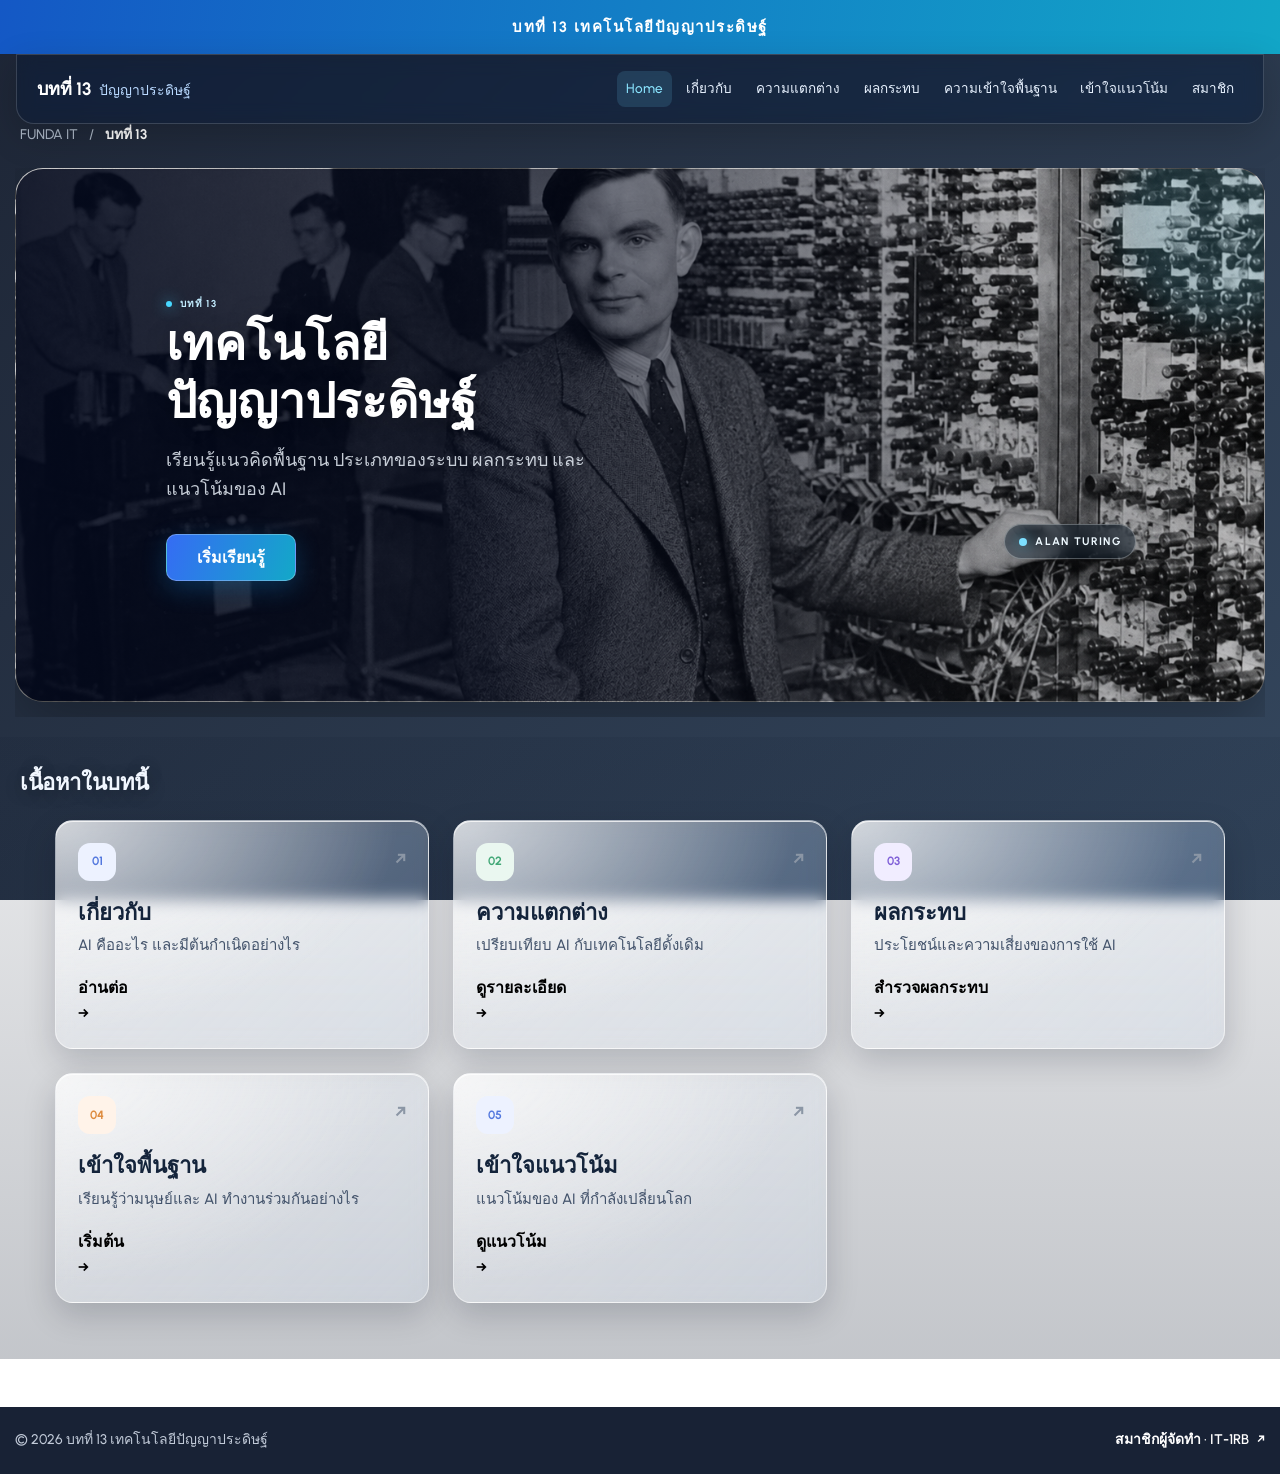
<file: index.html>
<!DOCTYPE html>
<html lang="th">
<head>
    <meta charset="UTF-8">
    <meta name="viewport" content="width=device-width, initial-scale=1.0">
    <title>เทคโนโลยีปัญญาประดิษฐ์ | บทที่ 13</title>
    <meta name="description" content="บทเรียนเทคโนโลยีปัญญาประดิษฐ์ สำหรับการเรียนรู้แนวคิดพื้นฐาน ผลกระทบ และแนวโน้มของ AI">
    <link rel="stylesheet" href="style.css">
    <link rel="preconnect" href="https://fonts.googleapis.com">
    <link rel="preconnect" href="https://fonts.gstatic.com" crossorigin>
    <link href="https://fonts.googleapis.com/css2?family=Urbanist:wght@400;500;600;700;800&display=swap" rel="stylesheet">
</head>
<body>
    <header class="header">
        <div class="alert">
            <div class="container">
                <p class="alert-text">บทที่ 13 เทคโนโลยีปัญญาประดิษฐ์</p>
            </div>
        </div>

        <div class="header-top">
            <div class="container">
                <a class="site-brand" href="index.html">บทที่ 13 <span>ปัญญาประดิษฐ์</span></a>
            </div>
            <div class="site-navigation">
                <input class="navigation-toggle" type="checkbox" id="navigation-toggle">
                <label class="navigation-toggle-label" for="navigation-toggle">
                    <span>เมนู</span>
                    <span class="hamburger-icon" aria-hidden="true"><span></span><span></span><span></span></span>
                </label>
                <nav class="navbar" aria-label="Primary navigation">
                <ul class="navbar-list">
                    <li><a href="index.html" class="navbar-link has-after" aria-current="page">Home</a></li>
                    <li><a href="about.html" class="navbar-link has-after">เกี่ยวกับ</a></li>
                    <li><a href="contrast.html" class="navbar-link has-after">ความแตกต่าง</a></li>
                    <li><a href="effect.html" class="navbar-link has-after">ผลกระทบ</a></li>
                    <li><a href="basic.html" class="navbar-link has-after">ความเข้าใจพื้นฐาน</a></li>
                    <li><a href="trend.html" class="navbar-link has-after">เข้าใจแนวโน้ม</a></li>
                    <li><a href="credit.html" class="navbar-link has-after">สมาชิก</a></li>
                </ul>
                </nav>
            </div>
        </div>
    </header>


    <main>
        <article>
            <div class="breadcrumb" aria-label="Breadcrumb">
                <span>FUNDA IT</span>
                <span aria-hidden="true">/</span>
                <strong>บทที่ 13</strong>
            </div>

            <section class="section hero" id="home" aria-label="Hero section">
                <div class="container">
                    <ul class="has-scrollbar">
                        <li class="scrollbar-item">
                            <div class="hero-card has-bg-image" style="background-image: url(images/ไค.png);">
                                
                                <div class="card-content">
                                    
                                    <span class="eyebrow"><span class="eyebrow-dot"></span> บทที่ 13</span>
                                    <h1 class="h1 hero-title">เทคโนโลยี <br> ปัญญาประดิษฐ์</h1>
                                    <p class="hero-text">เรียนรู้แนวคิดพื้นฐาน ประเภทของระบบ ผลกระทบ และแนวโน้มของ AI</p>
                                    
                                    <a href="about.html" class="btn btn-primary">เริ่มเรียนรู้</a>
                                    <p class="name">Alan Turing</p>
                                </div>
                                
                            </div>
                        </li>
                    </ul>
                </div>
            </section>

            <section class="section collection" id="collection" aria-label="Collection section">
                <div class="section-heading">
                    <div>
                        <h2 id="units-title">เนื้อหาในบทนี้</h2>
                    </div>
                </div>
                <div class="container">
                    <ul class="collection-list">
                        
                        <li>
                            <a href="about.html" class="btn-link">
                            <div class="collection-card has-before hover:shine">
                                
                                <div class="full-page">
                                    <span class="collection-number number-blue">01</span>
                                    <span class="collection-arrow" aria-hidden="true">↗</span>
                                    <h2 class="h2 card-title">เกี่ยวกับ</h2>
                                    <p class="card-text">AI คืออะไร และมีต้นกำเนิดอย่างไร</p>
                                    
                                        <span class="span">อ่านต่อ</span>
                                        <span aria-hidden="true">→</span>
                                
                                    
                                </div>
                                
                            </div>
                            </a>
                        </li>
                        

                        <li>
                            <a href="contrast.html" class="btn-link">
                            <div class="collection-card has-before hover:shine">
                                <div class="full-page">
                                    
                                    <span class="collection-number number-green">02</span>
                                    <span class="collection-arrow" aria-hidden="true">↗</span>
                                    <h2 class="h2 card-title">ความแตกต่าง</h2>
                                    <p class="card-text">เปรียบเทียบ AI กับเทคโนโลยีดั้งเดิม</p>
                                    
                                        <span class="span">ดูรายละเอียด</span>
                                        <span aria-hidden="true">→</span>
                                    
                                </div>
                            </div>
                            </a>
                        </li>

                        <li>
                            <a href="effect.html" class="btn-link">
                            <div class="collection-card has-before hover:shine">
                                <div class="full-page">
                                    
                                    <span class="collection-number number-purple">03</span>
                                    <span class="collection-arrow" aria-hidden="true">↗</span>
                                    <h2 class="h2 card-title">ผลกระทบ</h2>
                                    <p class="card-text">ประโยชน์และความเสี่ยงของการใช้ AI</p>
                                    
                                        <span class="span">สำรวจผลกระทบ</span>
                                        <span aria-hidden="true">→</span>
                                    
                                </div>
                            </div>
                            </a>
                        </li>

                        <li>
                            <a href="basic.html" class="btn-link">
                            <div class="collection-card has-before hover:shine">
                                <div class="full-page">
                                    
                                    <span class="collection-number number-orange">04</span>
                                    <span class="collection-arrow" aria-hidden="true">↗</span>
                                    <h2 class="h2 card-title">เข้าใจพื้นฐาน</h2>
                                    <p class="card-text">เรียนรู้ว่ามนุษย์และ AI ทำงานร่วมกันอย่างไร</p>
                                    
                                        <span class="span">เริ่มต้น</span>
                                        <span aria-hidden="true">→</span>
                                    
                                </div>
                            </div>
                            </a>
                        </li>

                        <li>
                            <a href="trend.html" class="btn-link">
                            <div class="collection-card has-before hover:shine">
                                <div class="full-page">
                                    
                                    <span class="collection-number number-blue">05</span>
                                    <span class="collection-arrow" aria-hidden="true">↗</span>
                                    <h2 class="h2 card-title">เข้าใจแนวโน้ม</h2>
                                    <p class="card-text">แนวโน้มของ AI ที่กำลังเปลี่ยนโลก</p>
                                    
                                        <span class="span">ดูแนวโน้ม</span>
                                        <span aria-hidden="true">→</span>
                                    
                                </div>
                            </div>
                            </a>
                        </li>
                    </ul>
                </div>

            </section>
        </article>
    </main>

    <footer class="site-footer">
        <div class="container">
            <p>© 2026 บทที่ 13 เทคโนโลยีปัญญาประดิษฐ์</p>
            <a href="credit.html">
                <span>สมาชิกผู้จัดทำ · IT-1RB</span>
                <span aria-hidden="true">↗</span>
            </a>
        </div>
    </footer>

</body>
</html>
</file>
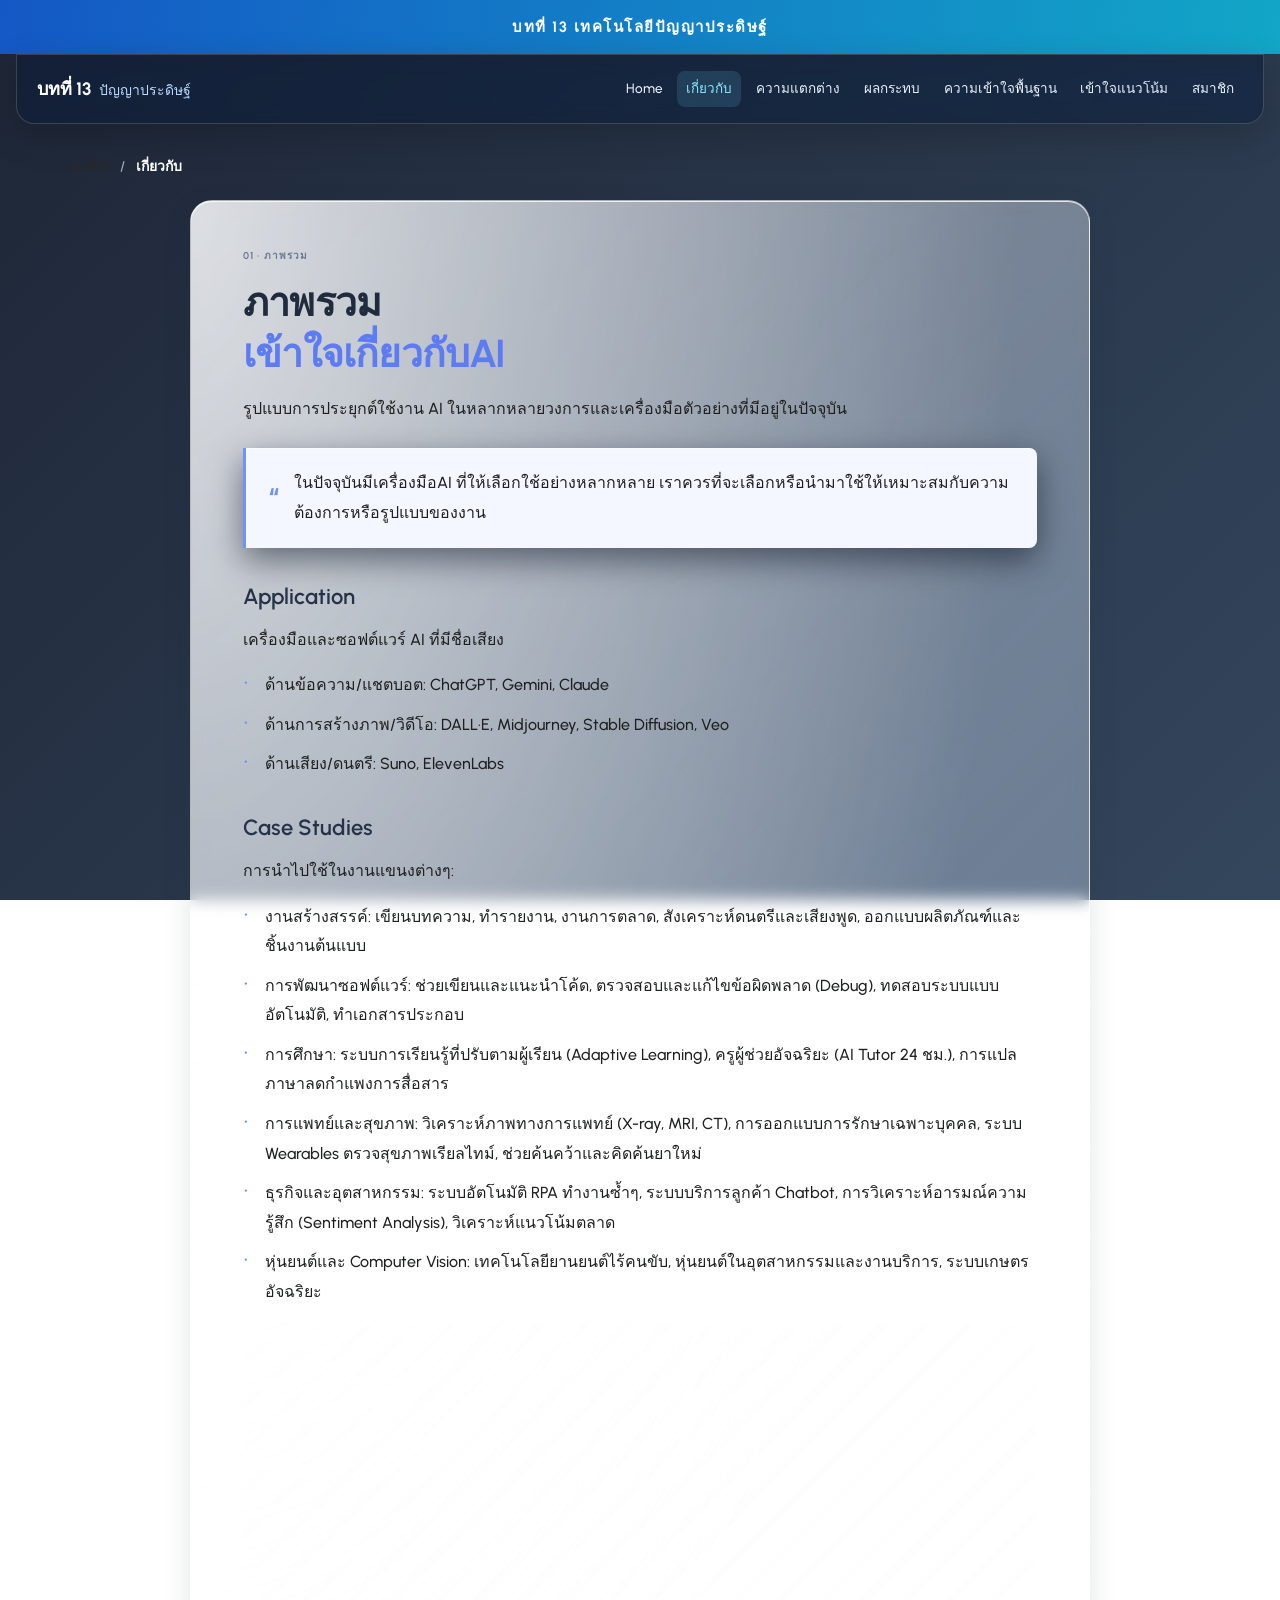
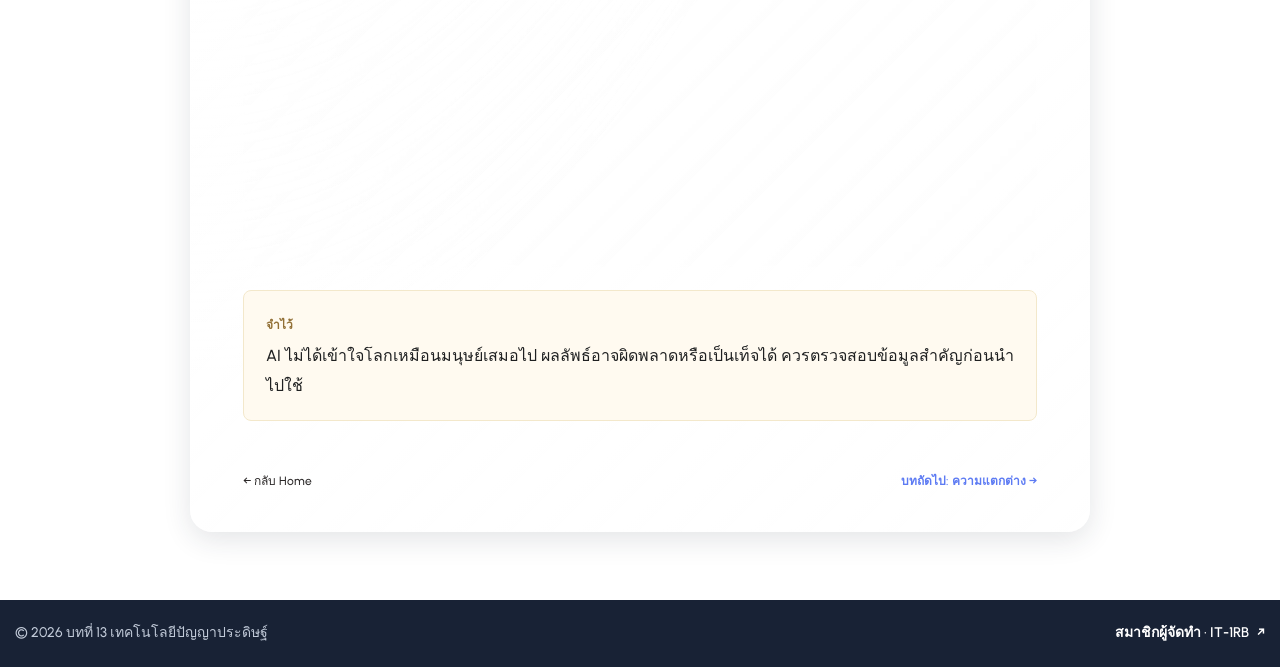
<file: about.html>
<!DOCTYPE html>
<html lang="th">
<head>
    <meta charset="UTF-8">
    <meta name="viewport" content="width=device-width, initial-scale=1.0">
    <title>เกี่ยวกับ AI | บทที่ 13</title>
    <meta name="description" content="บทเรียนเกี่ยวกับเทคโนโลยีปัญญาประดิษฐ์">
    <link rel="stylesheet" href="style.css">
    <link rel="preconnect" href="https://fonts.googleapis.com">
    <link rel="preconnect" href="https://fonts.gstatic.com" crossorigin>
    <link href="https://fonts.googleapis.com/css2?family=Urbanist:wght@400;500;600;700;800&display=swap" rel="stylesheet">
</head>
<body>
    <header class="header">
        <div class="alert">
            <div class="container">
                <p class="alert-text">บทที่ 13 เทคโนโลยีปัญญาประดิษฐ์</p>
            </div>
        </div>

        <div class="header-top">
            <div class="container">
                <a class="site-brand" href="index.html">บทที่ 13 <span>ปัญญาประดิษฐ์</span></a>
            </div>
            <div class="site-navigation">
                <input class="navigation-toggle" type="checkbox" id="navigation-toggle">
                <label class="navigation-toggle-label" for="navigation-toggle">
                    <span>เมนู</span>
                    <span class="hamburger-icon" aria-hidden="true"><span></span><span></span><span></span></span>
                </label>
                <nav class="navbar" aria-label="Primary navigation">
                <ul class="navbar-list">
                    <li><a href="index.html" class="navbar-link has-after">Home</a></li>
                    <li><a href="about.html" class="navbar-link has-after" aria-current="page">เกี่ยวกับ</a></li>
                    <li><a href="contrast.html" class="navbar-link has-after">ความแตกต่าง</a></li>
                    <li><a href="effect.html" class="navbar-link has-after">ผลกระทบ</a></li>
                    <li><a href="basic.html" class="navbar-link has-after">ความเข้าใจพื้นฐาน</a></li>
                    <li><a href="trend.html" class="navbar-link has-after">เข้าใจแนวโน้ม</a></li>
                    <li><a href="credit.html" class="navbar-link has-after">สมาชิก</a></li>
                </ul>
                </nav>
            </div>
        </div>
    </header>


    <main  class="main-content">

            <div class="content-wrap">
                <div class="breadcrumb"><a href="index.html">บทที่ 13</a><span aria-hidden="true">/</span><strong>เกี่ยวกับ</strong></div>
                <article class="article-card">
                    <span class="eyebrow">01 · ภาพรวม</span>
                    <h1>ภาพรวม<br><span class="title-accent">เข้าใจเกี่ยวกับAI</span></h1>
                    <p class="article-lead">รูปแบบการประยุกต์ใช้งาน AI ในหลากหลายวงการและเครื่องมือตัวอย่างที่มีอยู่ในปัจจุบัน</p>

                    <div class="definition-box">
                        <span class="definition-mark">“</span>
                        <p>ในปัจจุบันมีเครื่องมือAI ที่ให้เลือกใช้อย่างหลากหลาย เราควรที่จะเลือกหรือนำมาใช้ให้เหมาะสมกับความต้องการหรือรูปแบบของงาน</p>
                    </div>

                    <h2>Application</h2>
                    <p>เครื่องมือและซอฟต์แวร์ AI ที่มีชื่อเสียง</p>
                    <ul class="content-list">
                        <li>ด้านข้อความ/แชตบอต: ChatGPT, Gemini, Claude</li>
                        <li>ด้านการสร้างภาพ/วิดีโอ: DALL·E, Midjourney, Stable Diffusion, Veo</li>
                        <li>ด้านเสียง/ดนตรี: Suno, ElevenLabs</li>
                    </ul>

                    <h2>Case Studies</h2>
                    <p>การนำไปใช้ในงานแขนงต่างๆ:</p>
                    <ul class="content-list">
                        <li>งานสร้างสรรค์: เขียนบทความ, ทำรายงาน, งานการตลาด, สังเคราะห์ดนตรีและเสียงพูด, ออกแบบผลิตภัณฑ์และชิ้นงานต้นแบบ</li>
                        <li>การพัฒนาซอฟต์แวร์: ช่วยเขียนและแนะนำโค้ด, ตรวจสอบและแก้ไขข้อผิดพลาด (Debug), ทดสอบระบบแบบอัตโนมัติ, ทำเอกสารประกอบ</li>
                        <li>การศึกษา: ระบบการเรียนรู้ที่ปรับตามผู้เรียน (Adaptive Learning), ครูผู้ช่วยอัจฉริยะ (AI Tutor 24 ชม.), การแปลภาษาลดกำแพงการสื่อสาร</li>
                        <li>การแพทย์และสุขภาพ: วิเคราะห์ภาพทางการแพทย์ (X-ray, MRI, CT), การออกแบบการรักษาเฉพาะบุคคล, ระบบ Wearables ตรวจสุขภาพเรียลไทม์, ช่วยค้นคว้าและคิดค้นยาใหม่</li>
                        <li>ธุรกิจและอุตสาหกรรม: ระบบอัตโนมัติ RPA ทำงานซ้ำๆ, ระบบบริการลูกค้า Chatbot, การวิเคราะห์อารมณ์ความรู้สึก (Sentiment Analysis), วิเคราะห์แนวโน้มตลาด</li>
                        <li>หุ่นยนต์และ Computer Vision: เทคโนโลยียานยนต์ไร้คนขับ, หุ่นยนต์ในอุตสาหกรรมและงานบริการ, ระบบเกษตรอัจฉริยะ</li>
                    </ul>

                    <li>
                        <a href="https://www.youtube.com/embed/Z55vxrVi-9c?si=FVD5YWcnbXhT5u28" class="btn-link">
                        <div class="video-card has-before hover:shine">
                            <div class="full-page">
                                
                                
                                <span class="collection-arrow" aria-hidden="true">↗</span>
                                <h2 class="h2 card-title">AI คืออะไร</h2>
                                
                                <iframe width="100%" height="315" src="https://www.youtube.com/embed/Z55vxrVi-9c?si=FVD5YWcnbXhT5u28" title="YouTube video player" frameborder="0" allow="accelerometer; autoplay; clipboard-write; encrypted-media; gyroscope; picture-in-picture; web-share" referrerpolicy="strict-origin-when-cross-origin" allowfullscreen style="border-radius: 10px;"></iframe>
                                
                            </div>
                        </div>
                        </a>
                    </li>

                    <div class="notice-box">
                        <strong>จำไว้</strong>
                        <p>AI ไม่ได้เข้าใจโลกเหมือนมนุษย์เสมอไป ผลลัพธ์อาจผิดพลาดหรือเป็นเท็จได้ ควรตรวจสอบข้อมูลสำคัญก่อนนำไปใช้</p>
                    </div>
                    <div class="article-navigation">
                        <a href="index.html">← กลับ Home</a>
                        <a class="next-link" href="contrast.html">บทถัดไป: ความแตกต่าง →</a>
                    </div>
                </article>
                
            </div>

    </main>

    <footer class="site-footer">
        <div class="container">
            <p>© 2026 บทที่ 13 เทคโนโลยีปัญญาประดิษฐ์</p>
            <a href="credit.html">
                <span>สมาชิกผู้จัดทำ · IT-1RB</span>
                <span aria-hidden="true">↗</span>
            </a>
        </div>
    </footer>

</body>
</html>
</file>
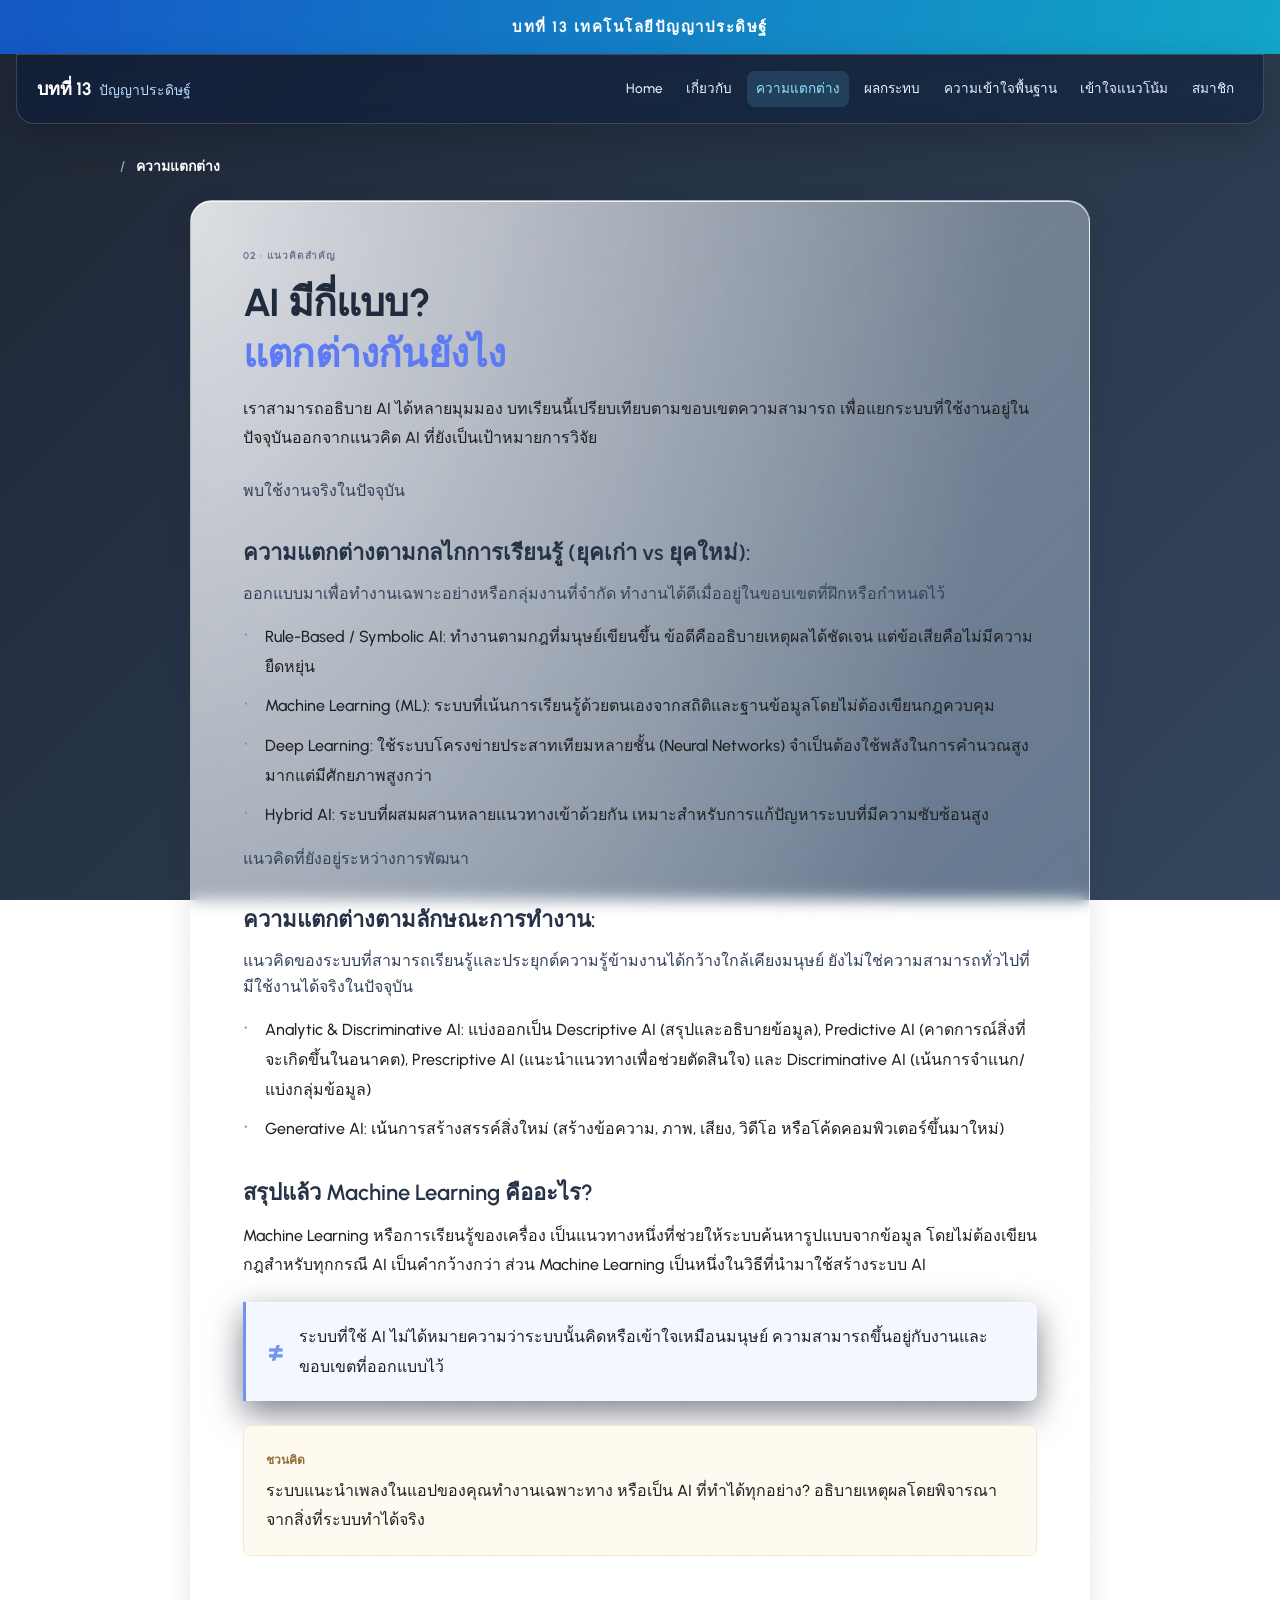
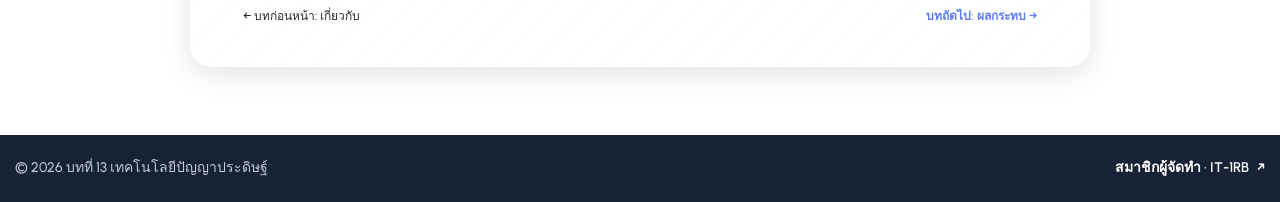
<file: contrast.html>
<!DOCTYPE html>
<html lang="th">
<head>
    <meta charset="UTF-8">
    <meta name="viewport" content="width=device-width, initial-scale=1.0">
    <title>ความแตกต่างของ AI | บทที่ 13</title>
    <meta name="description" content="บทเรียนเกี่ยวกับเทคโนโลยีปัญญาประดิษฐ์">
    <link rel="stylesheet" href="style.css">
    <link rel="preconnect" href="https://fonts.googleapis.com">
    <link rel="preconnect" href="https://fonts.gstatic.com" crossorigin>
    <link href="https://fonts.googleapis.com/css2?family=Urbanist:wght@400;500;600;700;800&display=swap" rel="stylesheet">
</head>
<body>
    <header class="header">
        <div class="alert">
            <div class="container">
                <p class="alert-text">บทที่ 13 เทคโนโลยีปัญญาประดิษฐ์</p>
            </div>
        </div>
        <div class="header-top">
            <div class="container">
                <a class="site-brand" href="index.html">บทที่ 13 <span>ปัญญาประดิษฐ์</span></a>
            </div>
            <div class="site-navigation">
                <input class="navigation-toggle" type="checkbox" id="navigation-toggle">
                <label class="navigation-toggle-label" for="navigation-toggle">
                    <span>เมนู</span>
                    <span class="hamburger-icon" aria-hidden="true"><span></span><span></span><span></span></span>
                </label>
                <nav class="navbar" aria-label="Primary navigation">
                <ul class="navbar-list">
                    <li><a href="index.html" class="navbar-link has-after">Home</a></li>
                    <li><a href="about.html" class="navbar-link has-after">เกี่ยวกับ</a></li>
                    <li><a href="contrast.html" class="navbar-link has-after" aria-current="page">ความแตกต่าง</a></li>
                    <li><a href="effect.html" class="navbar-link has-after">ผลกระทบ</a></li>
                    <li><a href="basic.html" class="navbar-link has-after">ความเข้าใจพื้นฐาน</a></li>
                    <li><a href="trend.html" class="navbar-link has-after">เข้าใจแนวโน้ม</a></li>
                    <li><a href="credit.html" class="navbar-link has-after">สมาชิก</a></li>
                </ul>
                </nav>
            </div>
        </div>
    </header>
    <main>
        <main class="main-content">
            <div class="content-wrap">
                <div class="breadcrumb"><a href="index.html">บทที่ 13</a><span aria-hidden="true">/</span><strong>ความแตกต่าง</strong></div>
                <article class="article-card">
                    <span class="eyebrow">02 · แนวคิดสำคัญ</span>
                    <h1>AI มีกี่แบบ?<br><span class="title-accent">แตกต่างกันยังไง</span></h1>
                    <p class="article-lead">เราสามารถอธิบาย AI ได้หลายมุมมอง บทเรียนนี้เปรียบเทียบตามขอบเขตความสามารถ เพื่อแยกระบบที่ใช้งานอยู่ในปัจจุบันออกจากแนวคิด AI ที่ยังเป็นเป้าหมายการวิจัย</p>

                    <div class="compare-grid"> 
                        <section class="compare-card compare-current">
                            <span class="compare-label">พบใช้งานจริงในปัจจุบัน</span>
                            <h2>ความแตกต่างตามกลไกการเรียนรู้ (ยุคเก่า vs ยุคใหม่):</h2>
                            <p>ออกแบบมาเพื่อทำงานเฉพาะอย่างหรือกลุ่มงานที่จำกัด ทำงานได้ดีเมื่ออยู่ในขอบเขตที่ฝึกหรือกำหนดไว้</p>
                            <ul class="content-list">
                                <li>Rule-Based / Symbolic AI: ทำงานตามกฎที่มนุษย์เขียนขึ้น ข้อดีคืออธิบายเหตุผลได้ชัดเจน แต่ข้อเสียคือไม่มีความยืดหยุ่น</li>
                                <li>Machine Learning (ML): ระบบที่เน้นการเรียนรู้ด้วยตนเองจากสถิติและฐานข้อมูลโดยไม่ต้องเขียนกฎควบคุม</li>
                                <li>Deep Learning: ใช้ระบบโครงข่ายประสาทเทียมหลายชั้น (Neural Networks) จำเป็นต้องใช้พลังในการคำนวณสูงมากแต่มีศักยภาพสูงกว่า</li>
                                <li>Hybrid AI: ระบบที่ผสมผสานหลายแนวทางเข้าด้วยกัน เหมาะสำหรับการแก้ปัญหาระบบที่มีความซับซ้อนสูง</li>
                            </ul>
                        </section>
                        <section class="compare-card compare-future">
                            <span class="compare-label">แนวคิดที่ยังอยู่ระหว่างการพัฒนา</span>
                            <h2>ความแตกต่างตามลักษณะการทำงาน:</h2>
                            <p>แนวคิดของระบบที่สามารถเรียนรู้และประยุกต์ความรู้ข้ามงานได้กว้างใกล้เคียงมนุษย์ ยังไม่ใช่ความสามารถทั่วไปที่มีใช้งานได้จริงในปัจจุบัน</p>
                            <ul class="content-list">
                                <li>Analytic & Discriminative AI: แบ่งออกเป็น Descriptive AI (สรุปและอธิบายข้อมูล), Predictive AI (คาดการณ์สิ่งที่จะเกิดขึ้นในอนาคต), Prescriptive AI (แนะนำแนวทางเพื่อช่วยตัดสินใจ) และ Discriminative AI (เน้นการจำแนก/แบ่งกลุ่มข้อมูล)</li>
                                <li>Generative AI: เน้นการสร้างสรรค์สิ่งใหม่ (สร้างข้อความ, ภาพ, เสียง, วิดีโอ หรือโค้ดคอมพิวเตอร์ขึ้นมาใหม่)</li>
                            </ul>
                        </section>
                    </div>

                    <h2>สรุปแล้ว Machine Learning คืออะไร?</h2>
                    <p>Machine Learning หรือการเรียนรู้ของเครื่อง เป็นแนวทางหนึ่งที่ช่วยให้ระบบค้นหารูปแบบจากข้อมูล โดยไม่ต้องเขียนกฎสำหรับทุกกรณี AI เป็นคำกว้างกว่า ส่วน Machine Learning เป็นหนึ่งในวิธีที่นำมาใช้สร้างระบบ AI</p>
                    <div class="definition-box">
                        <span class="definition-mark">≠</span>
                        <p>ระบบที่ใช้ AI ไม่ได้หมายความว่าระบบนั้นคิดหรือเข้าใจเหมือนมนุษย์ ความสามารถขึ้นอยู่กับงานและขอบเขตที่ออกแบบไว้</p>
                    </div>
                    <div class="notice-box">
                        <strong>ชวนคิด</strong>
                        <p>ระบบแนะนำเพลงในแอปของคุณทำงานเฉพาะทาง หรือเป็น AI ที่ทำได้ทุกอย่าง? อธิบายเหตุผลโดยพิจารณาจากสิ่งที่ระบบทำได้จริง</p>
                    </div>
                    <div class="article-navigation">
                        <a href="about.html">← บทก่อนหน้า: เกี่ยวกับ</a>
                        <a class="next-link" href="effect.html">บทถัดไป: ผลกระทบ →</a>
                    </div>
                </article>
                
            </div>
    </main>
    <footer class="site-footer">
        <div class="container">
            <p>© 2026 บทที่ 13 เทคโนโลยีปัญญาประดิษฐ์</p>
            <a href="credit.html">
                <span>สมาชิกผู้จัดทำ · IT-1RB</span>
                <span aria-hidden="true">↗</span>
            </a>
        </div>
    </footer>
</body>
</html>
</file>
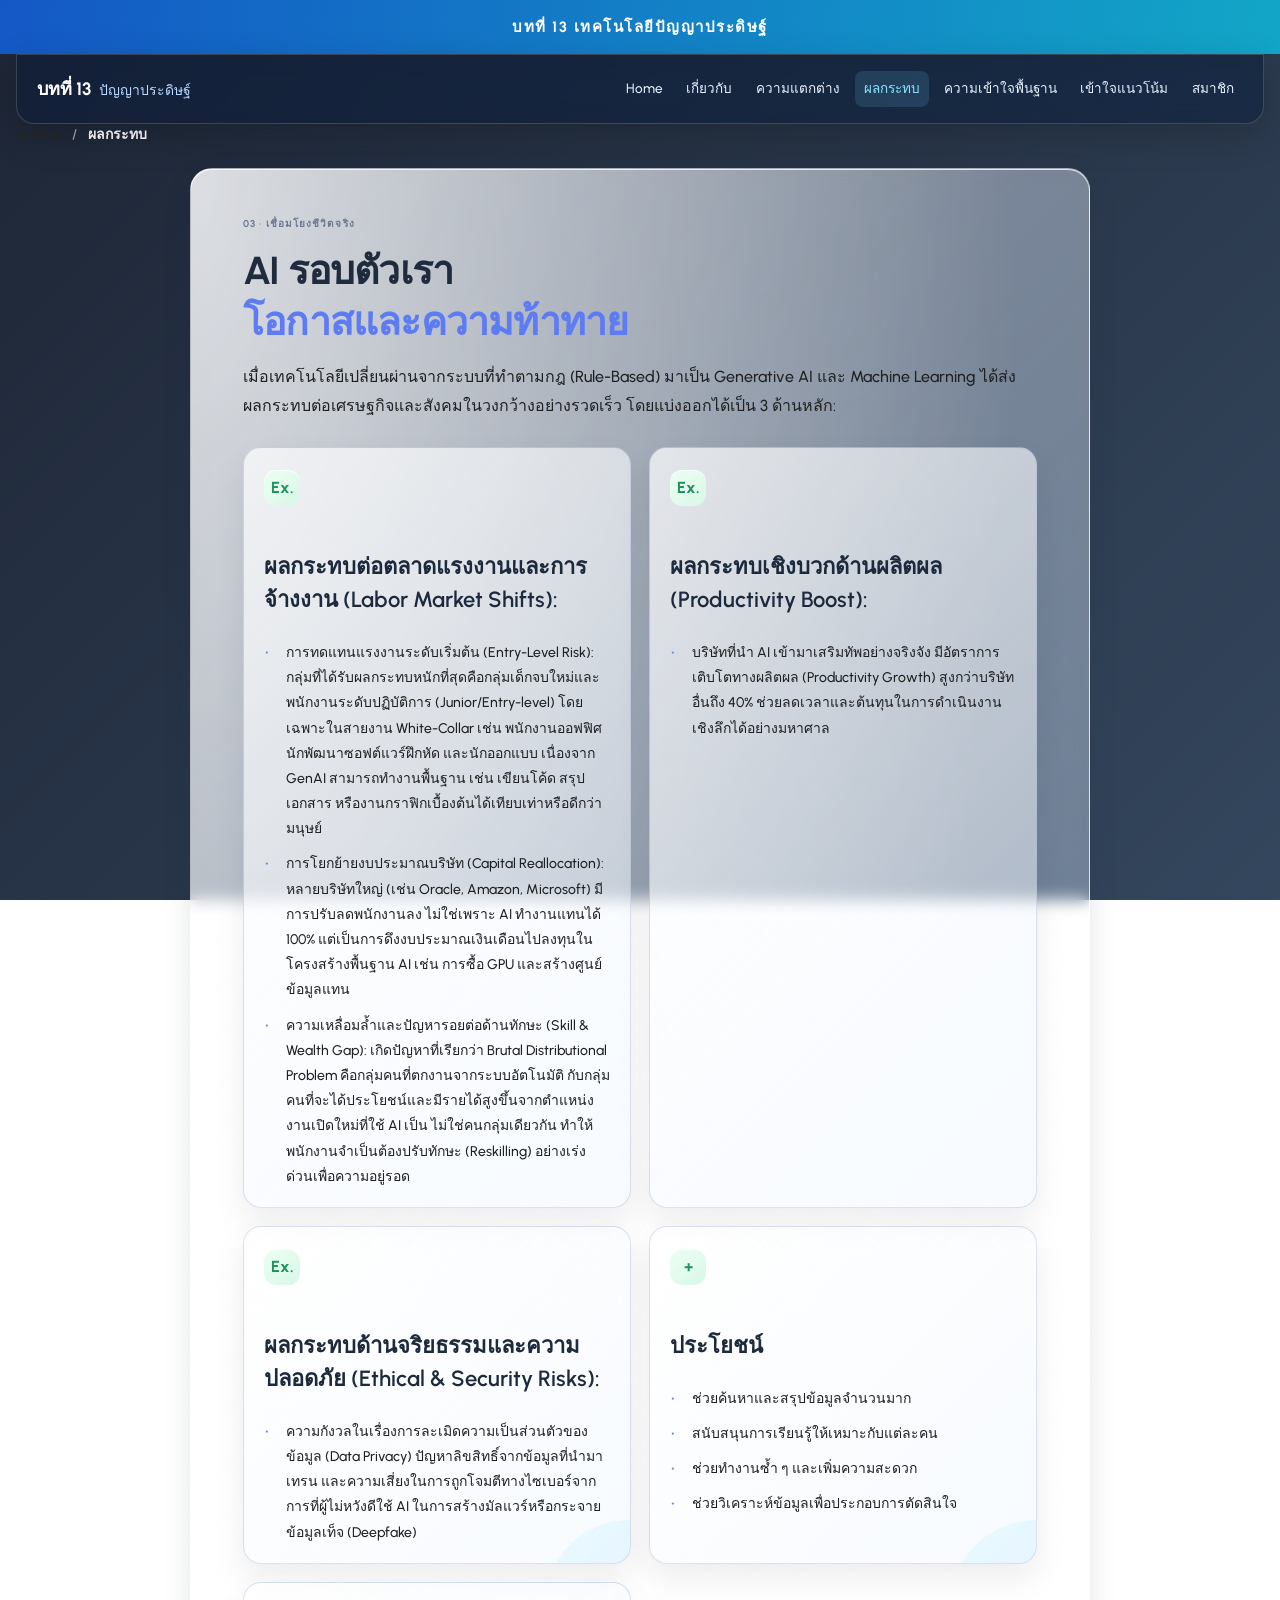
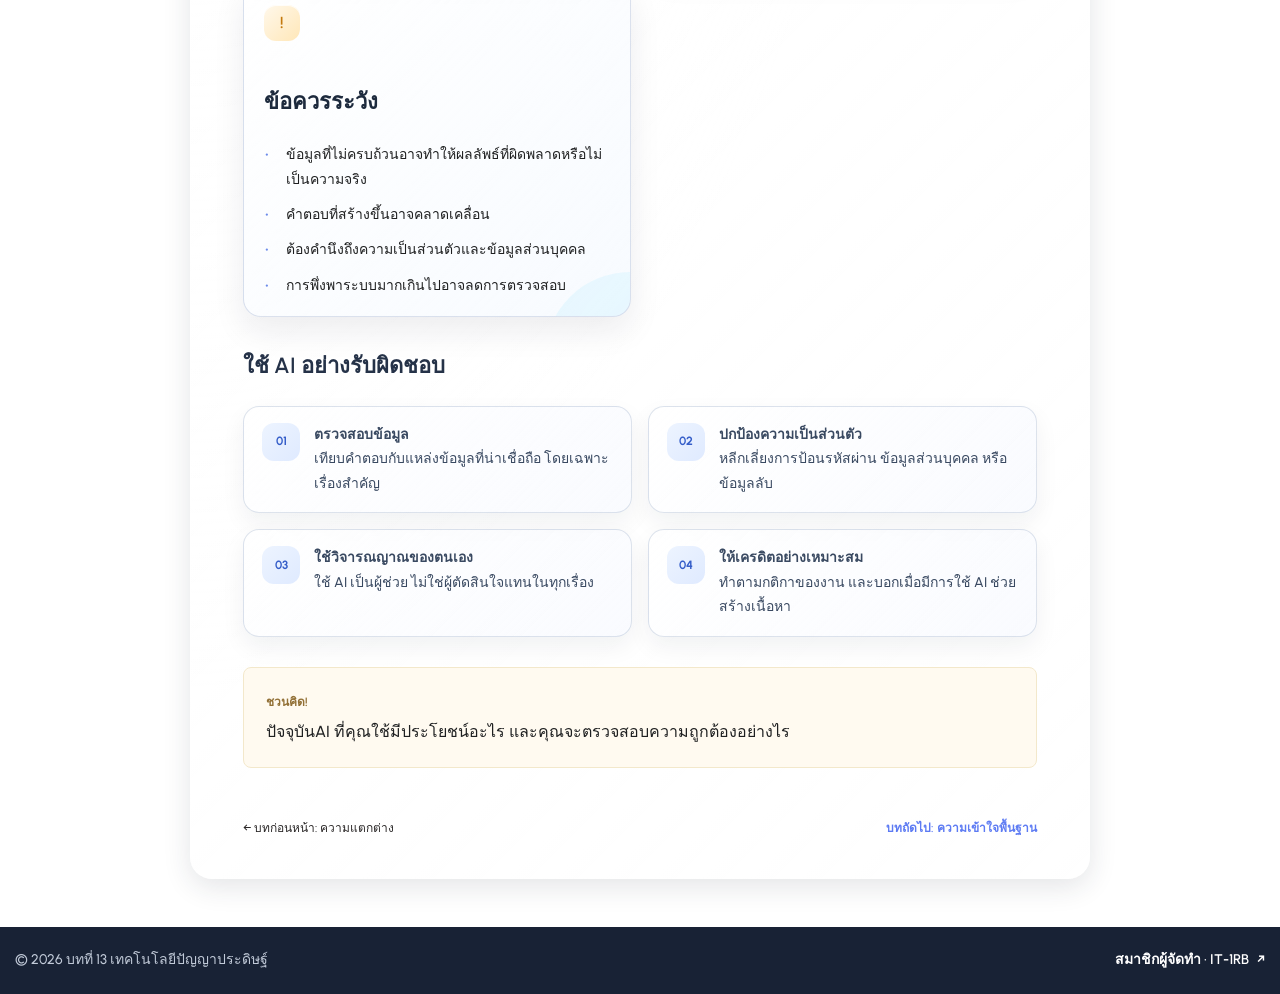
<file: effect.html>
<!DOCTYPE html>
<html lang="th">
<head>
    <meta charset="UTF-8">
    <meta name="viewport" content="width=device-width, initial-scale=1.0">
    <title>ผลกระทบของ AI | บทที่ 13</title>
    <meta name="description" content="บทเรียนเกี่ยวกับเทคโนโลยีปัญญาประดิษฐ์">
    <link rel="stylesheet" href="style.css">
    <link rel="preconnect" href="https://fonts.googleapis.com">
    <link rel="preconnect" href="https://fonts.gstatic.com" crossorigin>
    <link href="https://fonts.googleapis.com/css2?family=Urbanist:wght@400;500;600;700;800&display=swap" rel="stylesheet">
</head>
<body>
    <header class="header">
        <div class="alert">
            <div class="container">
                <p class="alert-text">บทที่ 13 เทคโนโลยีปัญญาประดิษฐ์</p>
            </div>
        </div>
        <div class="header-top">
            <div class="container">
                <a class="site-brand" href="index.html">บทที่ 13 <span>ปัญญาประดิษฐ์</span></a>
            </div>
            <div class="site-navigation">
                <input class="navigation-toggle" type="checkbox" id="navigation-toggle">
                <label class="navigation-toggle-label" for="navigation-toggle">
                    <span>เมนู</span>
                    <span class="hamburger-icon" aria-hidden="true"><span></span><span></span><span></span></span>
                </label>
                <nav class="navbar" aria-label="Primary navigation">
                <ul class="navbar-list">
                    <li><a href="index.html" class="navbar-link has-after">Home</a></li>
                    <li><a href="about.html" class="navbar-link has-after">เกี่ยวกับ</a></li>
                    <li><a href="contrast.html" class="navbar-link has-after">ความแตกต่าง</a></li>
                    <li><a href="effect.html" class="navbar-link has-after" aria-current="page">ผลกระทบ</a></li>
                    <li><a href="basic.html" class="navbar-link has-after">ความเข้าใจพื้นฐาน</a></li>
                    <li><a href="trend.html" class="navbar-link has-after">เข้าใจแนวโน้ม</a></li>
                    <li><a href="credit.html" class="navbar-link has-after">สมาชิก</a></li>
                </ul>
                </nav>
            </div>
        </div>
    </header>
    <main>
        <div class="content-wrap">
                <div class="breadcrumb"><a href="index.html">บทที่ 13</a><span aria-hidden="true">/</span><strong>ผลกระทบ</strong></div>
                <article class="article-card">
                    <span class="eyebrow">03 · เชื่อมโยงชีวิตจริง</span>
                    <h1>AI รอบตัวเรา<br><span class="title-accent">โอกาสและความท้าทาย</span></h1>
                    <p class="article-lead">เมื่อเทคโนโลยีเปลี่ยนผ่านจากระบบที่ทำตามกฎ (Rule-Based) มาเป็น Generative AI และ Machine Learning ได้ส่งผลกระทบต่อเศรษฐกิจและสังคมในวงกว้างอย่างรวดเร็ว โดยแบ่งออกได้เป็น 3 ด้านหลัก:</p>

                    <div class="impact-grid">
                        <section class="impact-card impact-positive">
                            <span class="impact-symbol">Ex.</span>
                            <h2>ผลกระทบต่อตลาดแรงงานและการจ้างงาน (Labor Market Shifts):</h2>
                            <ul class="content-list">
                                <li>การทดแทนแรงงานระดับเริ่มต้น (Entry-Level Risk): กลุ่มที่ได้รับผลกระทบหนักที่สุดคือกลุ่มเด็กจบใหม่และพนักงานระดับปฏิบัติการ (Junior/Entry-level) โดยเฉพาะในสายงาน White-Collar เช่น พนักงานออฟฟิศ นักพัฒนาซอฟต์แวร์ฝึกหัด และนักออกแบบ เนื่องจาก GenAI สามารถทำงานพื้นฐาน เช่น เขียนโค้ด สรุปเอกสาร หรืองานกราฟิกเบื้องต้นได้เทียบเท่าหรือดีกว่ามนุษย์</li>
                                <li>การโยกย้ายงบประมาณบริษัท (Capital Reallocation): หลายบริษัทใหญ่ (เช่น Oracle, Amazon, Microsoft) มีการปรับลดพนักงานลง ไม่ใช่เพราะ AI ทำงานแทนได้ 100% แต่เป็นการดึงงบประมาณเงินเดือนไปลงทุนในโครงสร้างพื้นฐาน AI เช่น การซื้อ GPU และสร้างศูนย์ข้อมูลแทน</li>
                                <li>ความเหลื่อมล้ำและปัญหารอยต่อด้านทักษะ (Skill & Wealth Gap): เกิดปัญหาที่เรียกว่า Brutal Distributional Problem คือกลุ่มคนที่ตกงานจากระบบอัตโนมัติ กับกลุ่มคนที่จะได้ประโยชน์และมีรายได้สูงขึ้นจากตำแหน่งงานเปิดใหม่ที่ใช้ AI เป็น ไม่ใช่คนกลุ่มเดียวกัน ทำให้พนักงานจำเป็นต้องปรับทักษะ (Reskilling) อย่างเร่งด่วนเพื่อความอยู่รอด</li>
                            </ul>
                        </section>

                        <section class="impact-card impact-positive">
                            <span class="impact-symbol">Ex.</span>
                            <h2>ผลกระทบเชิงบวกด้านผลิตผล (Productivity Boost):</h2>
                            <ul class="content-list">
                                <li>บริษัทที่นำ AI เข้ามาเสริมทัพอย่างจริงจัง มีอัตราการเติบโตทางผลิตผล (Productivity Growth) สูงกว่าบริษัทอื่นถึง 40% ช่วยลดเวลาและต้นทุนในการดำเนินงานเชิงลึกได้อย่างมหาศาล</li>
                            </ul>
                        </section>

                        <section class="impact-card impact-positive">
                            <span class="impact-symbol">Ex.</span>
                            <h2>ผลกระทบด้านจริยธรรมและความปลอดภัย (Ethical & Security Risks):</h2>
                            <ul class="content-list">
                                <li>ความกังวลในเรื่องการละเมิดความเป็นส่วนตัวของข้อมูล (Data Privacy) ปัญหาลิขสิทธิ์จากข้อมูลที่นำมาเทรน และความเสี่ยงในการถูกโจมตีทางไซเบอร์จากการที่ผู้ไม่หวังดีใช้ AI ในการสร้างมัลแวร์หรือกระจายข้อมูลเท็จ (Deepfake)</li>
                            </ul>
                        </section>

                        <section class="impact-card impact-positive">
                            <span class="impact-symbol">+</span>
                            <h2>ประโยชน์</h2>
                            <ul class="content-list">
                                <li>ช่วยค้นหาและสรุปข้อมูลจำนวนมาก</li>
                                <li>สนับสนุนการเรียนรู้ให้เหมาะกับแต่ละคน</li>
                                <li>ช่วยทำงานซ้ำ ๆ และเพิ่มความสะดวก</li>
                                <li>ช่วยวิเคราะห์ข้อมูลเพื่อประกอบการตัดสินใจ</li>
                            </ul>
                        </section>
                        <section class="impact-card impact-caution">
                            <span class="impact-symbol">!</span>
                            <h2>ข้อควรระวัง</h2>
                            <ul class="content-list">
                                <li>ข้อมูลที่ไม่ครบถ้วนอาจทำให้ผลลัพธ์ที่ผิดพลาดหรือไม่เป็นความจริง</li>
                                <li>คำตอบที่สร้างขึ้นอาจคลาดเคลื่อน</li>
                                <li>ต้องคำนึงถึงความเป็นส่วนตัวและข้อมูลส่วนบุคคล</li>
                                <li>การพึ่งพาระบบมากเกินไปอาจลดการตรวจสอบ</li>
                            </ul>
                        </section>
                    </div>

                    <h2>ใช้ AI อย่างรับผิดชอบ</h2>
                    <div class="responsibility-list">
                        <div><span>01</span><p><strong>ตรวจสอบข้อมูล</strong><br>เทียบคำตอบกับแหล่งข้อมูลที่น่าเชื่อถือ โดยเฉพาะเรื่องสำคัญ</p></div>
                        <div><span>02</span><p><strong>ปกป้องความเป็นส่วนตัว</strong><br>หลีกเลี่ยงการป้อนรหัสผ่าน ข้อมูลส่วนบุคคล หรือข้อมูลลับ</p></div>
                        <div><span>03</span><p><strong>ใช้วิจารณญาณของตนเอง</strong><br>ใช้ AI เป็นผู้ช่วย ไม่ใช่ผู้ตัดสินใจแทนในทุกเรื่อง</p></div>
                        <div><span>04</span><p><strong>ให้เครดิตอย่างเหมาะสม</strong><br>ทำตามกติกาของงาน และบอกเมื่อมีการใช้ AI ช่วยสร้างเนื้อหา</p></div>
                    </div>
                    <div class="notice-box">
                        <strong>ชวนคิด!</strong>
                        <p>ปัจจุบันAI ที่คุณใช้มีประโยชน์อะไร และคุณจะตรวจสอบความถูกต้องอย่างไร</p>
                    </div>
                    <div class="article-navigation">
                        <a href="contrast.html">← บทก่อนหน้า: ความแตกต่าง</a>
                        <a class="next-link" href="basic.html">บทถัดไป: ความเข้าใจพื้นฐาน</a>
                    </div>
                </article>
                
            </div>
    </main>
    <footer class="site-footer">
        <div class="container">
            <p>© 2026 บทที่ 13 เทคโนโลยีปัญญาประดิษฐ์</p>
            <a href="credit.html">
                <span>สมาชิกผู้จัดทำ · IT-1RB</span>
                <span aria-hidden="true">↗</span>
            </a>
        </div>
    </footer>
</body>
</html>
</file>
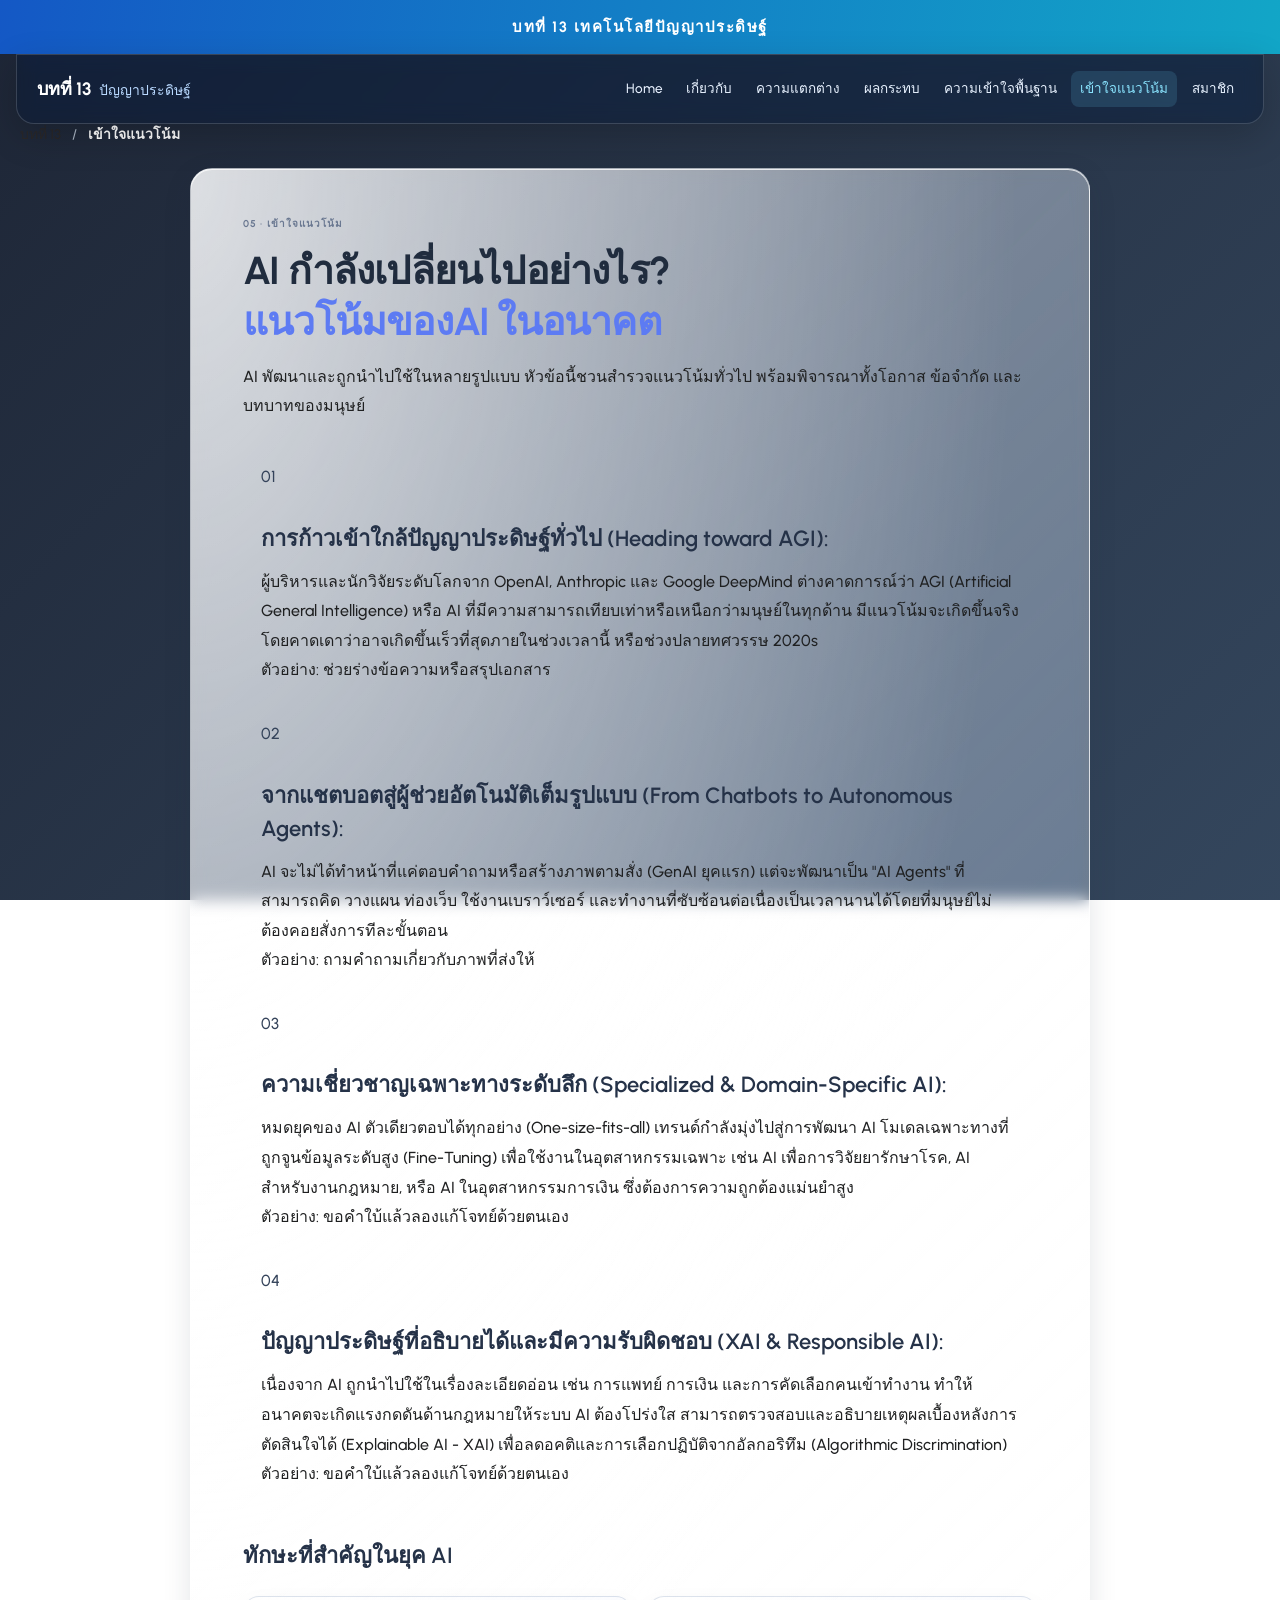
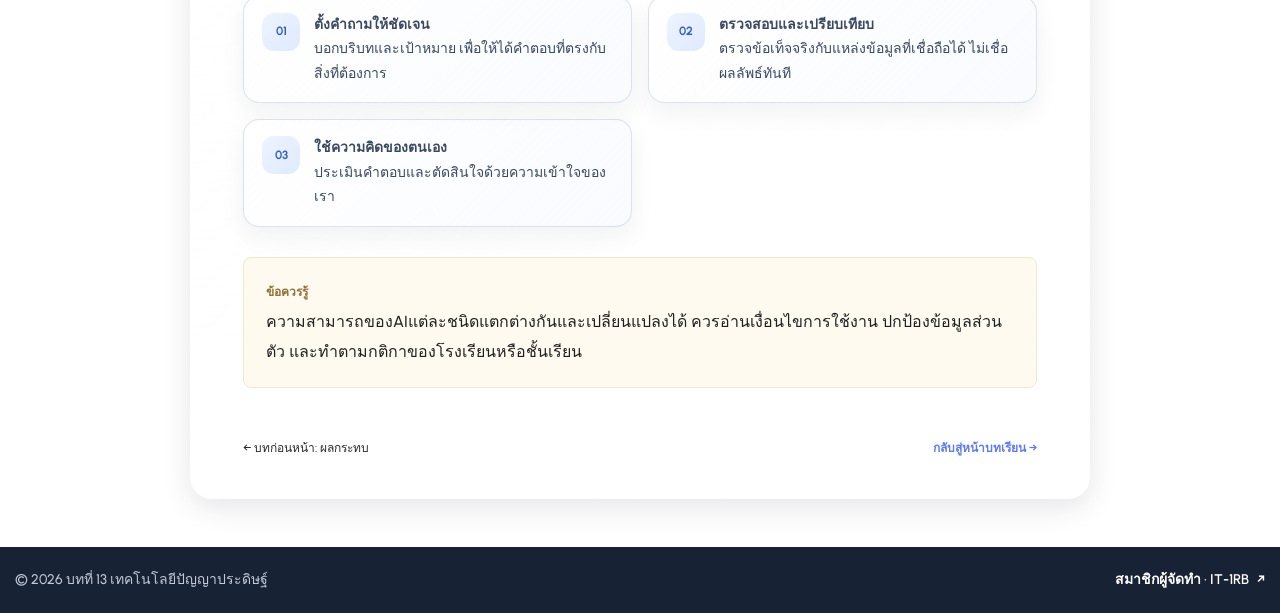
<file: trend.html>
<!DOCTYPE html>
<html lang="th">
<head>
    <meta charset="UTF-8">
    <meta name="viewport" content="width=device-width, initial-scale=1.0">
    <title>แนวโน้ม AI | บทที่ 13</title>
    <meta name="description" content="บทเรียนเกี่ยวกับเทคโนโลยีปัญญาประดิษฐ์">
    <link rel="stylesheet" href="style.css">
    <link rel="preconnect" href="https://fonts.googleapis.com">
    <link rel="preconnect" href="https://fonts.gstatic.com" crossorigin>
    <link href="https://fonts.googleapis.com/css2?family=Urbanist:wght@400;500;600;700;800&display=swap" rel="stylesheet">
</head>
<body>
    <header class="header">
        <div class="alert">
            <div class="container">
                <p class="alert-text">บทที่ 13 เทคโนโลยีปัญญาประดิษฐ์</p>
            </div>
        </div>
        <div class="header-top">
            <div class="container">
                <a class="site-brand" href="index.html">บทที่ 13 <span>ปัญญาประดิษฐ์</span></a>
            </div>
            <div class="site-navigation">
                <input class="navigation-toggle" type="checkbox" id="navigation-toggle">
                <label class="navigation-toggle-label" for="navigation-toggle">
                    <span>เมนู</span>
                    <span class="hamburger-icon" aria-hidden="true"><span></span><span></span><span></span></span>
                </label>
                <nav class="navbar" aria-label="Primary navigation">
                <ul class="navbar-list">
                    <li><a href="index.html" class="navbar-link has-after">Home</a></li>
                    <li><a href="about.html" class="navbar-link has-after">เกี่ยวกับ</a></li>
                    <li><a href="contrast.html" class="navbar-link has-after">ความแตกต่าง</a></li>
                    <li><a href="effect.html" class="navbar-link has-after">ผลกระทบ</a></li>
                    <li><a href="basic.html" class="navbar-link has-after">ความเข้าใจพื้นฐาน</a></li>
                    <li><a href="trend.html" class="navbar-link has-after" aria-current="page">เข้าใจแนวโน้ม</a></li>
                    <li><a href="credit.html" class="navbar-link has-after">สมาชิก</a></li>
                </ul>
                </nav>
            </div>
        </div>
    </header>
    <main>
        <div class="content-wrap">
                <div class="breadcrumb"><a href="index.html">บทที่ 13</a><span aria-hidden="true">/</span><strong>เข้าใจแนวโน้ม</strong></div>
                <article class="article-card">
                    <span class="eyebrow">05 · เข้าใจแนวโน้ม</span>
                    <h1>AI กำลังเปลี่ยนไปอย่างไร?<br><span class="title-accent">แนวโน้มของAI ในอนาคต</span></h1>
                    <p class="article-lead">AI พัฒนาและถูกนำไปใช้ในหลายรูปแบบ หัวข้อนี้ชวนสำรวจแนวโน้มทั่วไป พร้อมพิจารณาทั้งโอกาส ข้อจำกัด และบทบาทของมนุษย์</p>

                    <div class="trend-grid">
                        <section class="trend-card"><span class="trend-number">01</span><h2>การก้าวเข้าใกล้ปัญญาประดิษฐ์ทั่วไป (Heading toward AGI):</h2><p>ผู้บริหารและนักวิจัยระดับโลกจาก OpenAI, Anthropic และ Google DeepMind ต่างคาดการณ์ว่า AGI (Artificial General Intelligence) หรือ AI ที่มีความสามารถเทียบเท่าหรือเหนือกว่ามนุษย์ในทุกด้าน มีแนวโน้มจะเกิดขึ้นจริง โดยคาดเดาว่าอาจเกิดขึ้นเร็วที่สุดภายในช่วงเวลานี้ หรือช่วงปลายทศวรรษ 2020s</p><span class="trend-example">ตัวอย่าง: ช่วยร่างข้อความหรือสรุปเอกสาร</span></section>
                        <section class="trend-card"><span class="trend-number">02</span><h2>จากแชตบอตสู่ผู้ช่วยอัตโนมัติเต็มรูปแบบ (From Chatbots to Autonomous Agents):</h2><p>AI จะไม่ได้ทำหน้าที่แค่ตอบคำถามหรือสร้างภาพตามสั่ง (GenAI ยุคแรก) แต่จะพัฒนาเป็น "AI Agents" ที่สามารถคิด วางแผน ท่องเว็บ ใช้งานเบราว์เซอร์ และทำงานที่ซับซ้อนต่อเนื่องเป็นเวลานานได้โดยที่มนุษย์ไม่ต้องคอยสั่งการทีละขั้นตอน</p><span class="trend-example">ตัวอย่าง: ถามคำถามเกี่ยวกับภาพที่ส่งให้</span></section>
                        <section class="trend-card"><span class="trend-number">03</span><h2>ความเชี่ยวชาญเฉพาะทางระดับลึก (Specialized & Domain-Specific AI):</h2><p>หมดยุคของ AI ตัวเดียวตอบได้ทุกอย่าง (One-size-fits-all) เทรนด์กำลังมุ่งไปสู่การพัฒนา AI โมเดลเฉพาะทางที่ถูกจูนข้อมูลระดับสูง (Fine-Tuning) เพื่อใช้งานในอุตสาหกรรมเฉพาะ เช่น AI เพื่อการวิจัยยารักษาโรค, AI สำหรับงานกฎหมาย, หรือ AI ในอุตสาหกรรมการเงิน ซึ่งต้องการความถูกต้องแม่นยำสูง</p><span class="trend-example">ตัวอย่าง: ขอคำใบ้แล้วลองแก้โจทย์ด้วยตนเอง</span></section>
                        <section class="trend-card"><span class="trend-number">04</span><h2>ปัญญาประดิษฐ์ที่อธิบายได้และมีความรับผิดชอบ (XAI & Responsible AI):</h2><p>เนื่องจาก AI ถูกนำไปใช้ในเรื่องละเอียดอ่อน เช่น การแพทย์ การเงิน และการคัดเลือกคนเข้าทำงาน ทำให้อนาคตจะเกิดแรงกดดันด้านกฎหมายให้ระบบ AI ต้องโปร่งใส สามารถตรวจสอบและอธิบายเหตุผลเบื้องหลังการตัดสินใจได้ (Explainable AI - XAI) เพื่อลดอคติและการเลือกปฏิบัติจากอัลกอริทึม (Algorithmic Discrimination)</p><span class="trend-example">ตัวอย่าง: ขอคำใบ้แล้วลองแก้โจทย์ด้วยตนเอง</span></section>
                    </div>
                    <h2>ทักษะที่สำคัญในยุค AI</h2>
                    <div class="responsibility-list">
                        <div><span>01</span><p><strong>ตั้งคำถามให้ชัดเจน</strong><br>บอกบริบทและเป้าหมาย เพื่อให้ได้คำตอบที่ตรงกับสิ่งที่ต้องการ</p></div>
                        <div><span>02</span><p><strong>ตรวจสอบและเปรียบเทียบ</strong><br>ตรวจข้อเท็จจริงกับแหล่งข้อมูลที่เชื่อถือได้ ไม่เชื่อผลลัพธ์ทันที</p></div>
                        <div><span>03</span><p><strong>ใช้ความคิดของตนเอง</strong><br>ประเมินคำตอบและตัดสินใจด้วยความเข้าใจของเรา</p></div>
                    </div>
                    <div class="notice-box"><strong>ข้อควรรู้</strong><p>ความสามารถของAIแต่ละชนิดแตกต่างกันและเปลี่ยนแปลงได้ ควรอ่านเงื่อนไขการใช้งาน ปกป้องข้อมูลส่วนตัว และทำตามกติกาของโรงเรียนหรือชั้นเรียน</p></div>
                    <div class="article-navigation"><a href="effect.html">← บทก่อนหน้า: ผลกระทบ</a><a class="next-link" href="index.html">กลับสู่หน้าบทเรียน →</a></div>
                </article>
                
            </div>
    </main>
    <footer class="site-footer">
        <div class="container">
            <p>© 2026 บทที่ 13 เทคโนโลยีปัญญาประดิษฐ์</p>
            <a href="credit.html">
                <span>สมาชิกผู้จัดทำ · IT-1RB</span>
                <span aria-hidden="true">↗</span>
            </a>
        </div>
    </footer>
</body>
</html>
</file>
<file: style.css>
:root {
    /* Color */
    --hoockers-green_20: hsl(148, 20%, 38%, 0.2);
    --pale-spring-bud: hsl(60, 68%, 85%);
    --hoockers-green: hsl(148, 20%, 38%);
    --spanish-gray: hsl(0, 0%, 61%);
    --light-gray: hsl(0, 0%, 80%);
    --cultured-1: hsl(0, 0%, 97%);
    --cultured-2: hsl(60, 6%, 93%);
    --gray-web: hsl(0, 0%, 49%);
    --white_30: hsl(0, 0%, 100%, 0.3);
    --black_70: hsla(0, 0%, 0%, 0.7);
    --black_50: hsla(0, 0%, 0%, 0.5);
    --black_15: hsla(0, 0%, 0%, 0.15);
    --black_10: hsla(0, 0%, 0%, 0.1);
    --black_5: hsla(0, 0%, 0%, 0.05);
    --white: hsl(0, 0%, 100%);
    --black: hsl(0, 0%, 0%);
    --color-blue: #5d7bf3;
    --color-white: #ffffff;
    --color-ink: #1d2430;

    /*Gradient Color*/
    --gradient: linear-gradient(to right, transparent 50%, var(--white_30) 100%);

    /*Typography*/
    --ff-urbanist: 'Urbanist', sans-serif;
    --fs-1: 4.8rem;
    --fs-2: 4rem;
    --fs-3: 3.4rem;
    --fs-4: 2.4rem;
    --fs-5: 2rem;
    --fs-6: 1.8rem;
    --fs-7: 1.5rem;
    --fs-8: 1.4rem;
    --fs-9: 1.3rem;
    --fw-400: 400;
    --fw-500: 500;
    --fw-600: 600;
    --fw-700: 700;
    --fw-800: 800;

    /*spacing*/
    --section-padding: 35px;

    /*Shadow*/
    --shadow-1: 0 8px 16px var(--black_15);
    --shadow-2: 0 4px 10px var(--black_5);
   
    /*radius*/
    --radius-3: 3px;

    /*transition*/
    --transition-1: 0.25s ease;
    --transition-2: 0.5s ease;
    --transition-3: 1s ease;
    --cubic-in: cubic-bezier(0.51, 0.03, 0.64, 0.28);
    --cubic-out: cubic-bezier(0.33, 0.85, 0.4, 0.96);
}

*,
*::before,
*::after {
    margin: 0;
    padding: 0;
    box-sizing: border-box;
}
li { list-style: none;}


a,
img,
span,
input,
button { display: block;}

a {
    text-decoration: none;
    color: rgb(43, 40, 40);
}

img {height: auto;}

input,
button {
    background: none;
    border: none;
    font: inherit;
}

input {width: 100%;}

button {cursor: pointer;}

html {
    font-family: var(--ff-urbanist);
    font-size: 10px;
    scroll-behavior: smooth;
}

body{
    background-color: var(--white);
    background-image:
        linear-gradient(rgba(255, 255, 255, 0.58), rgba(255, 255, 255, 0.58)),
        url("https://www.fitm.kmutnb.ac.th/images/slideshow/FITM3.jpg");
    background-position: center;
    background-repeat: no-repeat;
    background-size: cover;
    background-attachment: fixed;
    background-blend-mode: soft-light, normal;
    color: var(--gray-web);
    font-size: 1.6rem;
    font-weight: var(--fw-500);
    line-height: 1.6;
}

.site-footer {
    margin-block-start: 48px;
    padding-block: 22px;
    background: #182235;
    color: #e8edf5;
}

.site-footer .container {
    display: flex;
    flex-wrap: wrap;
    align-items: center;
    justify-content: space-between;
    gap: 12px 24px;
}

.site-footer p {
    margin: 0;
    color: #c1cad8;
    font-size: 1.3rem;
}

.site-footer a {
    display: inline-flex;
    align-items: center;
    gap: 8px;
    color: var(--white);
    font-size: 1.4rem;
    font-weight: var(--fw-600);
    transition: color var(--transition-1);
}

.site-footer a:hover,
.site-footer a:focus-visible {
    color: #a9bcff;
}

@media (max-width: 480px) {
    .site-footer .container {
        flex-direction: column;
        align-items: flex-start;
    }
}

:focus-visible {outline-offset: 4px;}

::-webkit-scrollbar {
    width: 15px;
    height: 5px;
}

::-webkit-scrollbar-track { background-color: hsl(0, 0%, 95%);}

::-webkit-scrollbar-thumb { background-color: hsl(0, 0%, 70%);}

::-webkit-scrollbar-thumb:hover { background-color: hsl(0, 0%, 60%);}

.header .input-wrapper,
.header-action-btn:not(:first-child) { display: none;}

.header {
    position: relative;
    padding-block-end: 80px;
}

.alert {
    background-color: var(--pale-spring-bud);
    color: var(--black);
    font-size: var(--fs-7);
    text-transform: uppercase;
    font-weight: var(--fw-700);
    letter-spacing: 2px;
    text-align: center;
    padding-block: 15px;
}

.container { padding-inline: 15px;}

.header-top {
    bottom: 0;
    left: 0;
    width: 100%;
    background-color: var(--white);
    padding-block: 26px;
    z-index: 4;
}

.header-top .container {
    padding-inline: 30px;
    display: flex;
    justify-content: center;
    align-items: center;
    gap: 20px;
}

.header-action-btn {
    font-size: 28px;
    transition: var(--transition-1);
}

.header-action-btn:is(:hover , :focus) {color: var(--black_70);}

.section {padding-block: var(--section-padding);}

.has-bg-image {
    background-repeat: no-repeat;
    background-size: cover;
    background-position: center;
}

.h1,
.h2,
.h3,
.h2-large {
    color: var(--black);
    font-weight: var(--fw-600);
    line-height: 1.3;
}

.h1 {
    font-size: var(--fs-1);
    line-height: 1.2;
}

.h2 {font-size: var(--fs-3);}

.h2-large { font-size: var(--fs-2);}

.h3 {font-size: var(--fs-4);}

.btn {
    font-weight: var(--fw-600);
    max-width: max-content;
    padding: 10px 30px;
    border-radius: var(--radius-3);
    transition: var(--transition-1);
}

.btn-primary {
    background-color: var(--black);
    color: var(--white);
    border-radius: 10px;
}

.eyebrow {
    display: inline-flex;
    align-items: center;
    gap: 8px;
    color: #6a7891;
    font-size: 10px;
    font-weight: 700;
    letter-spacing: 1.1px;
}

.eyebrow-dot {
    width: 6px;
    height: 6px;
    border-radius: 50%;
    background: var(--color-blue);
}

.btn-primary:is(:hover , :focus) { background-color : var(--hoockers-green);}

.hero {padding-block-start: 0;}

.hero-card {
    position: relative;
    overflow: hidden;
    background: linear-gradient(90deg, rgba(7, 59, 156, 1) 0%, rgba(20, 170, 115, 1) 100%);
    padding-left: 50px;
    background-position: 40%;
}

.hero-card::after {
    content: "";
    position: absolute;
    right: -70px;
    top: -60px;
    width: 220px;
    height: 220px;
    border-radius: 50%;
    background: rgba(125, 224, 255, 0.18);
    filter: blur(18px);
}

.hero-card .card-content {
    position: relative;
    z-index: 1;
    padding-left: 50px;
}

.hero-text {
    font-size: var(--fs-6);
    margin-block: 16px 30px;
}

.hero .price {
    font-size: var(--fs-4);
    color: var(--black);
    font-weight: var(--fw-600);
    margin-block-end: 20px;
}

.hero .scrollbar-item {
    min-width: 100%;
}

.has-scrollbar {
    display: flex;
    gap: 15px;
    overflow: auto;
    padding-block-end: 15px;
    margin-block-end: -15px;
    scroll-snap-type: inline mandatory;
}

.scrollbar-item {
    min-width: 100%;
    scroll-snap-align: start;
}

.has-scrollbar::-webkit-scrollbar-track,
.has-scrollbar::-webkit-scrollbar-thumb {background-color: transparent;}

.has-scrollbar:is(:hover , :focus-within)::-webkit-scrollbar-track {
    background-color: hsl(0, 0%, 90%);
}

.has-scrollbar:is(:hover , :focus-within)::-webkit-scrollbar-thumb {
    background-color: hsl(0, 0%, 60%);
}

.collection {
    padding-block: 24px 56px;
    background: linear-gradient(180deg, rgba(247, 249, 252, 0.62) 0%, rgba(255, 255, 255, 0.62) 100%);
}

.collection-list {
    display: grid;
    grid-template-columns: minmax(0, 1fr);
    gap: 16px;
}

.collection-list > li {
    min-width: 0;
}

.name {
    position: absolute;
    right: 28px;
    bottom: 22px;
    display: inline-flex;
    align-items: center;
    gap: 8px;
    padding: 8px 14px;
    border: 1px solid rgba(255, 255, 255, 0.28);
    border-radius: 999px;
    background: rgba(5, 20, 36, 0.45);
    color: #eef9ff;
    font-size: 1.1rem;
    font-weight: 700;
    letter-spacing: 0.12em;
    text-transform: uppercase;
    box-shadow: 0 12px 24px rgba(0, 0, 0, 0.2);
    backdrop-filter: blur(8px);
}

.name::before {
    content: "";
    width: 8px;
    height: 8px;
    border-radius: 50%;
    background: #7de0ff;
    box-shadow: 0 0 14px rgba(125, 224, 255, 0.9);
}

.full-page {
    width: 100%;
}

.collection-card {
    position: relative;
    min-height: 210px;
    padding: 22px;
    overflow: hidden;
    border-radius: 18px;
    border: 1px solid rgba(255, 255, 255, 0.65);
    background:
        radial-gradient(ellipse at top left, rgba(255, 255, 255, 0.72), transparent 65%),
        linear-gradient(135deg, rgba(255, 255, 255, 0.46), rgba(255, 255, 255, 0.2));
    -webkit-backdrop-filter: blur(8px) saturate(150%);
    backdrop-filter: blur(8px) saturate(150%);
    box-shadow:
        inset 0 1px 0 rgba(255, 255, 255, 0.8),
        0 8px 28px rgba(31, 45, 61, 0.12);
    transition: transform .2s ease, box-shadow .2s ease, border-color .2s ease;
}

.collection-card:hover {
    transform: translateY(-4px);
    border-color: rgba(255, 255, 255, 0.9);
    box-shadow:
        inset 0 1px 0 rgba(255, 255, 255, 0.95),
        0 16px 36px rgba(31, 45, 61, 0.18);
}

.collection-card .full-page {
    display: flex;
    min-height: 164px;
    flex-direction: column;
    align-items: flex-start;

}

.collection-number {
    display: inline-grid;
    width: 38px;
    height: 38px;
    place-items: center;
    border-radius: 12px;
    font-size: 12px;
    font-weight: 700;
}

.number-blue {
    background: #edf2ff;
    color: #5378de;
}

.number-orange {
    background: #fff3e9;
    color: #de8b3e;
}

.number-green {
    background: #eaf7f0;
    color: #42a877;
}

.number-purple {
    background: #f1edff;
    color: #8060d8;
}

.collection-arrow {
    position: absolute;
    top: 22px;
    right: 22px;
    color: #8b96a5;
    font-size: 20px;
    transition: transform .2s ease, color .2s ease;
}

.collection-card:hover .collection-arrow {
    color: var(--color-blue);
    transform: translate(2px, -2px);
}

.collection-tag {
    display: block;
    margin-top: 13px;
    color: #8b96a5;
    font-size: 9px;
}

.collection-card h3 {
    margin: 2px 0 3px;
    color: var(--color-ink);
    font-size: 16px;
    font-weight: 600;
}

.collection-card p {
    max-width: 380px;
    margin: 0;
    color: #818b99;
    font-size: 11px;
    line-height: 1.7;
}

.collection-card .card-title {
    margin-block: 18px 6px;
    color: var(--color-ink);
    font-size: 2.2rem;
}

.collection-card .card-text {
    margin-block-end: 18px;
    color: #687386;
    font-size: 1.5rem;
    font-weight: var(--fw-500);
    line-height: 1.6;
}

.main-content {
    padding: 32px 48px 20px;
}


.content-wrap {
    width: min(100%, var(--content-width));
    margin: 0 auto;
    
}

.breadcrumb {
    display: flex;
    align-items: center;
    gap: 11px;
    margin-bottom: 22px;
    color: #9ba4b1;
    font-size: 12px;
    margin-left: 20px;
}

.breadcrumb a:hover {
    color: var(--color-blue);
}

.foot-nav {
    display: flex;
    justify-content: space-between;
    gap: 14px;
    padding: 21px 0 4px;
    color: #a0a8b3;
    font-size: 10px;
}

.foot-nav a {
    color: #77859a;
}

.foot-nav a:hover {
    color: var(--color-blue);
}


.article-navigation {
    display: flex;
    justify-content: space-between;
    gap: 15px;
    margin-top: 32px;
    padding-top: 19px;
    border-top: 1px solid var(--color-line);
    color: #7c8899;
    font-size: 12px;
}

.article-navigation a:hover {
    color: var(--color-blue);
}

.article-navigation .next-link {
    color: var(--color-blue);
    font-weight: 600;
    text-align: right;
}

.article-card {
    max-width: 900px;
    margin: 0 auto;
    padding: 40px 52px;
    border: 1px solid #edf0f4;
    border-radius: 13px;
    background: var(--color-white);
}

.article-card > .eyebrow {
    margin-bottom: 10px;
}

.article-card h1 {
    margin: 4px 0 14px;
    color: #202c3e;
    font-size: clamp(30px, 4vw, 39px);
    font-weight: 700;
    letter-spacing: -.8px;
    line-height: 1.35;
}

.title-accent {
    color: var(--color-blue);
}

.article-lead {
    margin: 0 0 25px;
    color: #637084;
    font-size: 15px;
    line-height: 1.9;
}

.article-card h2 {
    margin: 31px 0 10px;
    color: #253248;
    font-size: 19px;
    font-weight: 600;
}

.article-card > p:not(.article-lead) {
    color: #637084;
    font-size: 14px;
    line-height: 1.95;
}

.definition-box {
    display: flex;
    align-items: center;
    gap: 15px;
    margin: 22px 0;
    padding: 17px 20px;
    border-left: 3px solid #7393ef;
    border-radius: 0 8px 8px 0;
    background: #f4f7ff;
    box-shadow:
        inset 0 1px 0 rgba(255, 255, 255, 0.5),
        0 12px 32px rgba(2, 10, 25, 0.5);
}

.definition-mark {
    color: #7393ef;
    font-size: 27px;
    font-weight: 700;
    line-height: 1;
}

.definition-box p {
    margin: 0;
    color: #53647d;
    font-size: 13px;
}

.process-grid {
    display: grid;
    grid-template-columns: repeat(3, minmax(0, 1fr));
    grid-auto-rows: 1fr;
    gap: 14px;
    margin: 19px 0;
}

.process-card {
    display: flex;
    flex-direction: column;
    height: 90%;
    gap: 8px;
    padding: 15px;
    border: 1px solid rgba(255, 255, 255, 0.55);
    border-radius: 16px;
    background: rgba(255, 255, 255, 0.38);
    -webkit-backdrop-filter: blur(12px) saturate(120%);
    backdrop-filter: blur(12px) saturate(120%);
    box-shadow:
        inset 0 1px 0 rgba(255, 255, 255, 0.8),
        0 10px 24px rgba(31, 45, 61, 0.08);
    transition: transform 0.2s ease, box-shadow 0.2s ease, border-color 0.2s ease;
}

.process-card:hover {
    transform: translateY(-3px);
    border-color: rgba(128, 164, 255, 0.55);
    box-shadow:
        inset 0 1px 0 rgba(255, 255, 255, 0.9),
        0 16px 28px rgba(31, 45, 61, 0.12);
}

.process-card > span {
    color: #7894df;
    font-size: 10px;
    font-weight: 700;
}

.process-card h3 {
    margin: 0;
    color: #33435d;
    font-size: 13px;
}

.process-card p {
    margin: 0;
    color: #8490a0;
    font-size: 11px;
    line-height: 1.7;
    flex: 1 0 auto;
}

.process-card img {
    display: block;
    width: 100%;
    height: 130px;
    flex: 0 0 130px;
    margin-top: auto;
    object-fit: cover;
    border-radius: 12px;
    border: 1px solid rgba(255, 255, 255, 0.7);
    background: linear-gradient(135deg, #edf3ff, #f3f7ff);
    box-shadow: 0 12px 20px rgba(26, 42, 62, 0.1);
    transition: transform 0.2s ease, box-shadow 0.2s ease;
}

.process-card:hover img {
    transform: scale(1.02);
    box-shadow: 0 16px 24px rgba(26, 42, 62, 0.14);
}

@media (max-width: 768px) {
    .process-grid {
        grid-template-columns: repeat(2, minmax(0, 1fr));
    }

    .impact-grid,
    .responsibility-list {
        grid-template-columns: 1fr;
    }
}

@media (max-width: 480px) {
    .process-grid {
        grid-template-columns: 1fr;
        grid-auto-rows: auto;
    }

    .process-card {
        height: auto;
    }

    .responsibility-list > div {
        flex-direction: column;
    }
}


.content-list {
    display: grid;
    gap: 8px;
    margin: 12px 0;
    padding: 0;
    list-style: none;
}

.content-list li {
    position: relative;
    padding-left: 20px;
    color: #637084;
    font-size: 13px;
}

.content-list li::before {
    position: absolute;
    top: 1px;
    left: 1px;
    color: #6c8bea;
    content: "•";
    font-size: 18px;
    line-height: 1.3;
}

.impact-grid {
    display: grid;
    grid-template-columns: repeat(2, minmax(0, 1fr));
    gap: 18px;
    margin: 26px 0 30px;
}

.impact-card {
    position: relative;
    display: flex;
    flex-direction: column;
    gap: 12px;
    padding: 22px 20px 18px;
    border: 1px solid rgba(125, 149, 190, 0.28);
    border-radius: 18px;
    background: linear-gradient(135deg, rgba(255, 255, 255, 0.7), rgba(237, 245, 255, 0.42));
    box-shadow: 0 14px 32px rgba(21, 31, 49, 0.08);
    overflow: hidden;
}

.impact-card::before {
    content: "";
    position: absolute;
    inset: auto -22% -38% auto;
    width: 170px;
    height: 170px;
    border-radius: 50%;
    background: rgba(113, 217, 255, 0.12);
}

.impact-card > * {
    position: relative;
    z-index: 1;
}

.impact-card h2 {
    margin: 0;
    color: #1d2a3d;
    font-size: 1.9rem;
    line-height: 1.45;
}

.impact-card .impact-symbol {
    display: inline-flex;
    align-items: center;
    justify-content: center;
    width: 36px;
    height: 36px;
    border-radius: 12px;
    font-weight: 700;
    background: linear-gradient(135deg, #eff6ff, #dfeaff);
    color: #3762d5;
    box-shadow: inset 0 1px 0 rgba(255, 255, 255, 0.8);
}

.impact-positive .impact-symbol {
    background: linear-gradient(135deg, #ecfff4, #d8f7e6);
    color: #1d925c;
}

.impact-caution .impact-symbol {
    background: linear-gradient(135deg, #fff8eb, #ffe7b8);
    color: #c4790d;
}

.impact-card .content-list {
    margin: 0;
}

.impact-card .content-list li {
    font-size: 1.4rem;
    line-height: 1.8;
}

.responsibility-list {
    display: grid;
    grid-template-columns: repeat(2, minmax(0, 1fr));
    gap: 16px;
    margin: 24px 0 30px;
}

.responsibility-list > div {
    display: flex;
    gap: 14px;
    align-items: flex-start;
    padding: 16px 18px;
    border: 1px solid rgba(121, 143, 179, 0.25);
    border-radius: 16px;
    background: linear-gradient(135deg, rgba(255, 255, 255, 0.74), rgba(244, 247, 255, 0.5));
    box-shadow: 0 10px 24px rgba(21, 31, 49, 0.06);
}

.responsibility-list span {
    display: grid;
    place-items: center;
    width: 38px;
    height: 38px;
    flex-shrink: 0;
    border-radius: 12px;
    background: linear-gradient(135deg, #edf4ff, #dfeaff);
    color: #355ec9;
    font-size: 1.2rem;
    font-weight: 700;
}

.responsibility-list p {
    margin: 0;
    color: #394961;
    font-size: 1.4rem;
    line-height: 1.75;
}

.notice-box {
    margin: 24px 0 9px;
    padding: 16px 19px;
    border: 1px solid #f3e8cb;
    border-radius: 8px;
    background: #fffaf0;
}

.notice-box strong {
    color: #927036;
    font-size: 12px;
}

.notice-box p {
    margin: 4px 0 0;
    color: #82785e;
    font-size: 12px;
    line-height: 1.8;
}

.article-navigation {
    display: flex;
    justify-content: space-between;
    gap: 15px;
    margin-top: 32px;
    padding-top: 19px;
    border-top: 1px solid var(--color-line);
    color: #7c8899;
    font-size: 12px;
}

.article-navigation a:hover {
    color: var(--color-blue);
}

.article-navigation .next-link {
    color: var(--color-blue);
    font-weight: 600;
    text-align: right;
}

.member-grid {
    display: grid;
    grid-template-columns: repeat(2, minmax(0, 1fr));
    gap: 12px;
}

.member-card {
    display: grid;
    grid-template-columns: auto minmax(0, 1fr) 76px;
    align-items: center;
    gap: 12px;
    padding: 14px 16px;
    border: 1px solid #edf0f4;
    border-radius: 16px;
    background: linear-gradient(135deg, #ffffff 0%, #f8faff 100%);
    box-shadow: 0 8px 18px rgba(27, 45, 72, 0.05);
    transition: transform 0.2s ease, box-shadow 0.2s ease, border-color 0.2s ease;
}

.member-card:hover {
    transform: translateY(-2px);
    border-color: #d9e5ff;
    box-shadow: 0 14px 28px rgba(27, 45, 72, 0.08);
}

.member-avatar {
    display: grid;
    width: 38px;
    height: 38px;
    flex: 0 0 auto;
    place-items: center;
    border-radius: 12px;
    background: #edf2ff;
    color: #5378de;
    font-size: 11px;
    font-weight: 700;
}

.member-card h3 {
    margin: 0;
    color: #34435a;
    font-size: 12px;
    font-weight: 600;
}

.member-card p {
    margin: 2px 0 0;
    color: #8993a1;
    font-size: 10px;
}

.member-card img {
    width: 76px;
    height: 76px;
    object-fit: cover;
    border-radius: 18px;
    border: 2px solid #edf0f4;
    box-shadow: 0 12px 22px rgba(22, 32, 48, 0.12);
    background: #eef3ff;
    transition: transform 0.2s ease, box-shadow 0.2s ease;
}

.member-card:hover img {
    transform: scale(1.03);
    box-shadow: 0 16px 26px rgba(22, 32, 48, 0.16);
}



.section-heading {
    display: flex;
    align-items: end;
    justify-content: space-between;
    gap: 20px;
    margin-bottom: 19px;
    margin-left: 20px;
}

.section-heading h2 {
    margin: 4px 0 0;
    color: var(--color-ink);
    font-size: 22px;
    font-weight: 700;
    letter-spacing: -.4px;
}

.section-heading .eyebrow {
    font-size: 9px;
}

.has-before,
.has-after {
    position: relative;
    z-index: 1;
}

.has-before::before,
.has-after::after {
    content: "";
    position: absolute;
}

.hover\:shine {overflow: hidden;}

.hover\:shine .has-bg-image {
    position: absolute;
    top: 0;
    right: 0;
    left: 0;
    bottom: 0;
    z-index: -1;
    transition: var(--transition-2);
}

.hover\:shine:is(:hover , :focus) .has-bg-image { transform: scale(1.15);}

.hover\:shine::before {
    top: 0;
    left: -140%;
    bottom: 0;
    width: 100%;
    background-image: var(--gradient);
    transform: skewX(-25deg);
    transition: var(--transition-2);
    z-index: 1;
}

.hover\:shine:is(:hover , :focus-within)::before { animation: shine 1s ease forwards;}

@keyframes shine {
    0% { transform: skewX(-25deg) translateX(0);}
    100% { transform: skewX(-25deg) translateX(250%);}
}

.btn-link {
    color: var(--black);
    font-weight: var(--fw-600);
    
    align-items: center;
    gap: 8px;
    margin-block-start: auto;
    transition: var(--transition-1);
}

.collection-card .btn-link {
    color: #4e68cf;
    font-size: 1.4rem;
}

.collection-card .btn-link:hover,
.collection-card .btn-link:focus-visible {
    color: #263eab;
    gap: 12px;
}

.img-holder {
    aspect-ratio: var(--width) / var(--height);
    background-color: var(--light-gray);
}

.img-cover {
    width: 100%;
    height: 100%;
    object-fit: cover;
}

.badge {
    max-width: max-content;
    background-color: var(--hoockers-green);
    color: var(--white);
    font-weight: var(--fw-700);
    padding-inline: 12px;
    border-radius: var(--radius-3);
}

.shop .title-wrapper {
    display: flex;
    flex-wrap: wrap;
    justify-content: space-between;
    align-items: center;
    gap: 18px;
    margin-block-end: 50px;
}

.shop .btn-link:is(:hover , :focus) { color: var(--hoockers-green);}

.shop-card .card-banner {
    position: relative;
    overflow: hidden;
}

.shop-card .badge {
    position: absolute;
    top: 20px;
    left: 20px;
}

.shop-card .card-actions {
    position: absolute;
    top: 50%;
    right: 0;
    transform: translate(0,-50%);
    display: grid;
    gap: 10px;
    opacity: 0;
    transition: var(--transition-2);
}

.shop-card .action-btn {
    background-color: var(--white);
    font-size: 24px;
    padding: 12px;
    border-radius: 50%;
    transition: var(--transition-1);
}

.shop-card .action-btn:is(:hover , :focus) {
    background-color: var(--black);
    color: var(--white);
}

.shop-card:is(:hover , :focus) .card-actions {
    opacity: 1;
    transform: translate(-20px , -50%);
}

.shop-card .card-content {
    padding-block: 20px;
    text-align: center;
}

.shop-card :is(.price , .card-rating , .rating-wrapper) {
    display: flex;
    justify-content: center;
    align-items: center;
    gap: 5px;
}

.shop-card .del {
    font-size: var(--fs-9);
    font-weight: var(--fw-400);
}

.shop-card .price .span {
    color: var(--black);
    font-weight: var(--fw-700);
}

.shop-card .card-title {
    color: var(--black);
    font-size: var(--fs-7);
    font-weight: var(--fw-500);
    margin-block-end: 8px;
    transition: var(--transition-1);
}

.shop-card .card-title:is(:hover , :focus) {
    text-decoration: underline;
    color: var(--hoockers-green);
}

.shop-card .rating-wrapper {
    gap: 2px;
    color: var(--hoockers-green);
    font-size: 15px;
}

.shop-card .rating-text {
    font-size: var(--fs-8);
    font-weight: var(--fw-400);
    line-height: 1;
}

@media (min-width: 1200px) {
    .container {max-width: 100%;}
    .scrollbar-item {min-width: calc(20% - 24px);}

    .header .input-wrapper,
    .header-action-btn:not(:first-child) {display: block;}

    .header {
        padding-block-end: 0;
        margin-block-end: 0;
    }
    }
@media (min-width: 640px) {
        .collection-list {
            grid-template-columns: repeat(2, minmax(0, 1fr));
            gap: 20px;
        }
    }

    @media (min-width: 1024px) {
        .collection .container {
            max-width: 1200px;
            margin-inline: auto;
        }

        .collection-list {
            grid-template-columns: repeat(3, minmax(0, 1fr));
            gap: 24px;
        }
    }

    @media (min-width: 1200px) {
    .header-top {
        position: unset;
        padding-block: 0;
    }

    .header-top .container {flex-wrap: wrap;}

    .search-field {
        width: 270;
        font-size: var(--fs-7);
        border: 2px solid var(--hoockers-green_20);
        border-radius:  var(--radius-3);
        padding: 10px 20px;
        padding-inline-end: 40px;
        outline: 60px;
        outline: none;
        transition: var(--transition-1);
    }

    .search.field::placeholder {color: var(--light-gray);}

    .search.field:focus {border-color: var(--black);}

    .header .input-wrapper {position: relative;}

    .header .search-submit {
        position: absolute;
        top: 50%;
        right: 15px;
        transform: translateY(-50%);
        font-size: 22px;
    }

    .header .logo {margin-inline-end: 60px;}

    .header-action {
        display: flex;
        align-items: center;
        gap: 40px;
    }

    .header-action-btn { position:relative;}

    
    .header-action-btn .btn-badge {
        position: absolute;
        top: 0;
        right: -10px;
        background-color: var(--black);
        color: var(--white);
        font-size: var(--fs-9);
        min-width: 18px;
        height: 18px;
        line-height: 1.4;
        border-radius: 20px;
    }

    .header-action-btn:last-child {
        display: flex;
        align-items: center;
        gap: 10px;
    }

    .header-action-btn .btn-text {
        font-size: var(--fs-7);
        font-weight: var(--fs-700);
        margin-block-start: 3px;
    }

    .hero-card { padding: 120px 100px;}

    .hero-text {max-width: 40ch;}

}


body {
    background-image:
        linear-gradient(135deg, rgba(5, 14, 32, 0.9), rgba(13, 35, 62, 0.84)),
        url("https://www.fitm.kmutnb.ac.th/images/slideshow/FITM3.jpg");
    background-blend-mode: normal;
    color: #dce8f7;
}

.alert {
    background: linear-gradient(100deg, #1458c5, #12a6c7);
    color: #fff;
    letter-spacing: 1.5px;
}

.header-top {
    border-bottom: 1px solid rgba(255, 255, 255, 0.12);
}

.hero-card {
    position: relative;
    isolation: isolate;
    overflow: hidden;
    background-position: center 36%;
    background-size: cover;
    border: 1px solid rgba(255, 255, 255, 0.24);
    border-radius: 28px;
    box-shadow: 0 24px 64px rgba(0, 0, 0, 0.3);
}

.hero-card::before {
    position: absolute;
    z-index: 0;
    inset: 0;
    background: linear-gradient(90deg, rgba(2, 8, 28, 0.88) 0%, rgba(2, 8, 28, 0.68) 38%, rgba(2, 8, 28, 0.12) 78%, rgba(2, 8, 28, 0.04) 100%);
    content: "";
}

.hero-card .card-content {
    position: relative;
    z-index: 1;
}

.hero-card .eyebrow {
    color: #c3edff;
}

.hero-card .eyebrow-dot {
    background: #48d8ff;
    box-shadow: 0 0 14px rgba(72, 216, 255, 0.9);
}

.hero-card .h1 {
    color: #fff;
    text-shadow: 0 4px 24px rgba(0, 0, 0, 0.28);
}

.hero-card .hero-text {
    color: rgba(239, 246, 255, 0.82);
}

.btn-primary {
    border: 1px solid rgba(255, 255, 255, 0.28);
    background: linear-gradient(110deg, #356cf4, #13a8c8);
    box-shadow: 0 8px 24px rgba(19, 134, 211, 0.28);
}

.btn-primary:is(:hover, :focus-visible) {
    background: linear-gradient(110deg, #2458de, #078eae);
    box-shadow: 0 10px 28px rgba(19, 134, 211, 0.4);
    transform: translateY(-2px);
}

.breadcrumb {
    color: rgba(226, 238, 252, 0.72);
}

.breadcrumb strong {
    color: #fff;
}

.collection {
    background: linear-gradient(180deg, rgba(5, 16, 36, 0.08), rgba(5, 16, 36, 0.24));
}

.section-heading h2 {
    color: #f1f7ff;
    text-shadow: 0 3px 18px rgba(0, 0, 0, 0.3);
}

.collection-card {
    border-color: rgba(255, 255, 255, 0.48);
    background:
        radial-gradient(ellipse at top left, rgba(255, 255, 255, 0.68), transparent 65%), /*ไล่สีจากซ้ายบนลงมา*/
        linear-gradient(135deg, rgba(255, 255, 255, 0.36), rgba(225, 239, 255, 0.2));
    box-shadow:
        inset 0 1px 0 rgba(255, 255, 255, 0.75),
        0 12px 32px rgba(2, 10, 25, 0.18);
}

.collection-card:hover,
.collection-list a:focus-visible .collection-card {
    border-color: rgba(179, 232, 255, 0.95);
    box-shadow:
        inset 0 1px 0 rgba(255, 255, 255, 0.95),
        0 18px 42px rgba(2, 10, 25, 0.28),
        0 0 0 1px rgba(90, 203, 255, 0.16);
}

.collection-card .card-title {
    color: #14243b;
}

.collection-card .card-text {
    color: #43536b;
}

.collection-card .btn-link {
    color: #2857cf;
}

.article-card {
    border-color: rgba(255, 255, 255, 0.7);
    border-radius: 22px;
    border-color: rgba(255, 255, 255, 0.48);
    background:
        radial-gradient(ellipse at top left, rgba(255, 255, 255, 0.72), transparent 65%),
        linear-gradient(135deg, rgba(255, 255, 255, 0.46), rgba(255, 255, 255, 0.2));
    -webkit-backdrop-filter: blur(8px) saturate(150%);
    backdrop-filter: blur(8px) saturate(150%);
    box-shadow:
        inset 0 1px 0 rgba(255, 255, 255, 0.8),
        0 8px 28px rgba(31, 45, 61, 0.12);
    transition: transform .2s ease, box-shadow .2s ease, border-color .2s ease;
}

.foot-nav {
    color: rgba(226, 238, 252, 0.7);
}

.foot-nav a {
    color: #b7d9ff;
}

.navbar .navbar-link {
    color: rgba(232, 242, 255, 0.82);
    transition: color var(--transition-1);
}

.navbar .navbar-link:hover,
.navbar .navbar-link:focus-visible,
.navbar .navbar-link[aria-current="page"] {
    color: #71d9ff;
}

.navbar .navbar-link::after {
    left: 0;
    bottom: 0;
    width: 100%;
    height: 1px;
    background: #71d9ff;
    transition: transform var(--transition-1);
    transform: scaleX(0);
    transform-origin: left;
}

.navbar .navbar-link:is(:hover, :focus-visible)::after {
    transform: scaleX(1);
}

@media (max-width: 639px) {
    .main-content {
        padding: 24px 18px 18px;
    }

    .hero-card {
        border-radius: 20px;
    }

    .hero-card .card-content {
        padding-left: 12px;
    }

    .article-card {
        padding: 28px 22px;
    }
}

@media (prefers-reduced-motion: reduce) {
    .collection-card,
    .btn-primary {
        transition: none;
    }
}

/* Glass navigation */
.header-top {
    background:  rgba(11, 27, 49, 0.48);
    border: 1px solid rgba(255, 255, 255, 0.16);
    border-radius: 0 0 18px 18px;
    box-shadow: 0 12px 36px rgba(0, 0, 0, 0.18);
    -webkit-backdrop-filter: blur(10px) saturate(145%);
    backdrop-filter: blur(10px) saturate(145%);
}

.header-top .container {
    justify-content: flex-start;
}

@media (min-width: 1200px) {
    .header-top {
        display: flex;
        align-items: center;
        width: 100%;
        min-height: 70px;
        
        padding: 8px 16px;
    }

    .header-top .container {
        width: auto;
        flex: 0 0 auto;
        padding-inline: 8px;
    }

}

@media (max-width: 1199px) {
    .header-top {
        width: calc(100% - 24px);
        margin: 0 auto;
        padding-block: 14px;
        border-radius: 0 0 18px 18px;
    }
}


.header {
    padding-block-end: 0;
}

.header-top {
    position: relative;
    display: flex;
    flex-direction: column;
    gap: 8px;
    width: min(100% - 24px, 1440px);
    margin-inline: auto;
    padding: 16px 20px;
}

.header-top .container {
    width: 100%;
    padding-inline: 0;
}

.site-brand {
    display: inline-flex;
    flex-wrap: wrap;
    align-items: baseline;
    gap: 8px;
    color: #fff;
    font-size: 1.8rem;
    font-weight: var(--fw-700);
}

.site-brand span {
    color: #b9d9ff;
    font-size: 1.4rem;
    font-weight: var(--fw-500);
}

.site-navigation {
    position: relative;
    z-index: 5;
    width: 100%;
    margin: 0;
    padding: 0;
    background: transparent;
}

.navigation-toggle {
    position: absolute;
    width: 1px;
    height: 1px;
    overflow: hidden;
    clip-path: inset(50%);
    white-space: nowrap;
}

.navigation-toggle-label {
    display: flex;
    width: max-content;
    align-items: center;
    gap: 12px;
    padding: 10px 14px;
    border: 1px solid rgba(255, 255, 255, 0.24);
    border-radius: 12px;
    background: rgba(255, 255, 255, 0.08);
    color: #f3f8ff;
    cursor: pointer;
    font-size: 1.5rem;
    list-style: none;
    -webkit-backdrop-filter: blur(12px);
    backdrop-filter: blur(12px);
}

.navigation-toggle:focus-visible + .navigation-toggle-label {
    outline: 2px solid #71d9ff;
    outline-offset: 3px;
}

.hamburger-icon {
    display: grid;
    width: 20px;
    gap: 4px;
}

.hamburger-icon span {
    width: 100%;
    height: 2px;
    border-radius: 2px;
    background: #e8f2ff;
    transition: transform var(--transition-1), opacity var(--transition-1);
}

.navigation-toggle:checked + .navigation-toggle-label .hamburger-icon span:first-child {
    transform: translateY(6px) rotate(45deg);
}

.navigation-toggle:checked + .navigation-toggle-label .hamburger-icon span:nth-child(2) {
    opacity: 0;
}

.navigation-toggle:checked + .navigation-toggle-label .hamburger-icon span:last-child {
    transform: translateY(-6px) rotate(-45deg);
}

.site-navigation > .navbar {
    display: none;
}

.navigation-toggle:checked ~ .navbar {
    position: absolute;
    top: calc(100% + 8px);
    left: 0;
    display: block;
    width: min(calc(100vw - 48px), 340px);
    margin: 0;
    padding: 12px;
    overflow: hidden;
    border: 1px solid rgba(255, 255, 255, 0.22);
    border-radius: 16px;
    background: rgba(11, 27, 49, 0.88);
    box-shadow: 0 16px 36px rgba(0, 0, 0, 0.3);
    -webkit-backdrop-filter: blur(18px) saturate(145%);
    backdrop-filter: blur(18px) saturate(145%);
}

.site-navigation .navbar-list {
    display: grid;
    gap: 4px;
}

.site-navigation .navbar-link {
    display: block;
    padding: 7px 10px;
    border-radius: 8px;
    color: #e8f2ff;
    font-size: 1.5rem;
    line-height: 1.6;
    white-space: nowrap;
}

.site-navigation .navbar-link:hover,
.site-navigation .navbar-link:focus-visible,
.site-navigation .navbar-link[aria-current="page"] {
    background: rgba(113, 217, 255, 0.1);
    color: #71d9ff;
}

.article-card {
    background:
        radial-gradient(ellipse at top left, rgba(255, 255, 255, 0.72), transparent 65%),
        linear-gradient(135deg, rgba(255, 255, 255, 0.46), rgba(255, 255, 255, 0.2));
    -webkit-backdrop-filter: blur(8px) saturate(150%);
    backdrop-filter: blur(8px) saturate(150%);
    box-shadow:
        inset 0 1px 0 rgba(255, 255, 255, 0.8),
        0 8px 28px rgba(31, 45, 61, 0.12);
    transition: transform .2s ease, box-shadow .2s ease, border-color .2s ease;
    color: #34435a;
}

.article-card h1 {
    font-size: clamp(3rem, 4vw, 3.9rem);
    line-height: 1.3;
}

.article-card h2 {
    margin-block: 3.2rem 1.2rem;
    font-size: 2.2rem;
    line-height: 1.5;
}

.article-card h3 {
    font-size: 1.8rem;
    line-height: 1.5;
}

.article-lead,
.article-card > p:not(.article-lead),
.definition-box p,
.content-list li,
.process-card p,
.notice-box p,
.trend-card p,
.trend-example,
.member-card p {
    color: #1f2021;
    font-size: 1.6rem;
    line-height: 1.85;
}

.content-list {
    gap: 1rem;
    margin-block: 1.6rem;
}

.content-list li {
    padding-left: 2.2rem;
}

.process-grid,
.trend-grid {
    gap: 1.6rem;
}

.process-card,
.trend-card {
    padding: 1.8rem;
}

.process-card h3,
.member-card h3 {
    color: #253248;
}

.definition-box,
.notice-box {
    padding: 2rem 2.2rem;
}

.breadcrumb {
    font-size: 1.4rem;
}

.site-footer p,
.site-footer a {
    font-size: 1.4rem;
}

.video-card {
    position: relative;
    width: 100%;
    min-width: 0;
    min-height: 0;
    padding: clamp(14px, 3vw, 22px);
    overflow: hidden;
    border-radius: 18px;
    border: 1px solid rgba(255, 255, 255, 0.65);
    
    -webkit-backdrop-filter: blur(1px) saturate(150%);
    backdrop-filter: blur(1px) saturate(150%);
    box-shadow:
        inset 0 1px 0 rgba(255, 255, 255, 0.8),
        0 8px 28px rgba(31, 45, 61, 0.9);
    transition: transform .2s ease, box-shadow .2s ease, border-color .2s ease;
}

.video-card:hover {
    transform: translateY(-4px);
    border-color: rgba(255, 255, 255, 0.9);
    box-shadow:
        inset 0 1px 0 rgba(255, 255, 255, 0.95),
        0 16px 36px rgba(31, 45, 61, 1);
}

.video-card .full-page {
    display: flex;
    width: 100%;
    min-width: 0;
    flex-direction: column;
    align-items: flex-start;

}

.video-card iframe {
    display: block;
    width: 100%;
    max-width: 100%;
    height: auto;
    aspect-ratio: 16 / 9;
}

.summary-list, .responsibility-list{
    color: black;
}

.member-card img{
    width: 60px; 
    height: 60px; 
    border-radius: 50%; 
    margin-right: 10px;

}

.process-grid .timeline-pic{
    grid-column: 1 / -1;
    display: block;
    width: 100%;
    max-width: 100%;
    min-width: 0;
    height: auto;
    object-fit: cover;
    border-radius: 20px; 
    opacity: 0.7; 
    box-shadow:
        inset 0 1px 0 rgba(255, 255, 255, 0.8),
        0 10px 24px rgba(31, 45, 61, 0.8);
    transition: transform 0.2s ease, box-shadow 0.2s ease, border-color 0.2s ease;
}
@media (min-width: 960px) {
    .header-top {
        flex-direction: row;
        align-items: center;
        gap: 16px;
        width: min(100% - 32px, 1440px);
        margin-inline: auto;
        padding: 12px 20px;
    }

    .header-top .container {
        width: auto;
        flex: 0 0 auto;
    }

    .site-navigation {
        width: auto;
        flex: 1 1 auto;
        margin-left: auto;
        align-self: center;
    }

    .navigation-toggle,
    .navigation-toggle-label {
        display: none;
    }

    .site-navigation > .navbar {
        position: static;
        display: block;
        width: auto;
        margin: 0;
        padding: 0;
        overflow: visible;
        border: 0;
        background: transparent;
        box-shadow: none;
        -webkit-backdrop-filter: none;
        backdrop-filter: none;
    }

    .site-navigation .navbar-list {
        display: flex;
        flex-wrap: wrap;
        justify-content: flex-end;
        gap: 4px clamp(2px, 0.45vw, 8px);
    }

    .site-navigation .navbar-link {
        padding: 7px 9px;
        font-size: 1.35rem;
        white-space: nowrap;
    }

    .site-navigation .navbar-link:hover,
    .site-navigation .navbar-link:focus-visible,
    .site-navigation .navbar-link[aria-current="page"] {
        background: rgba(113, 217, 255, 0.14);
        color: #8be5ff;
    }
}

@media (max-width: 639px) {
    .header-top {
        width: calc(100% - 16px);
        padding: 14px;
    }

    .main-content {
        padding: 24px 12px 18px;
    }

    .article-card {
        padding: 24px 18px;
    }

    .process-grid,
    .member-grid {
        grid-template-columns: 1fr;
    }
}

@media (prefers-reduced-motion: reduce) {
    *,
    *::before,
    *::after {
        scroll-behavior: auto !important;
        animation-duration: 0.01ms !important;
        animation-iteration-count: 1 !important;
        transition-duration: 0.01ms !important;
    }

    .navbar .navbar-link::after {
        transition-duration: 250ms !important;
    }
}
</file>
